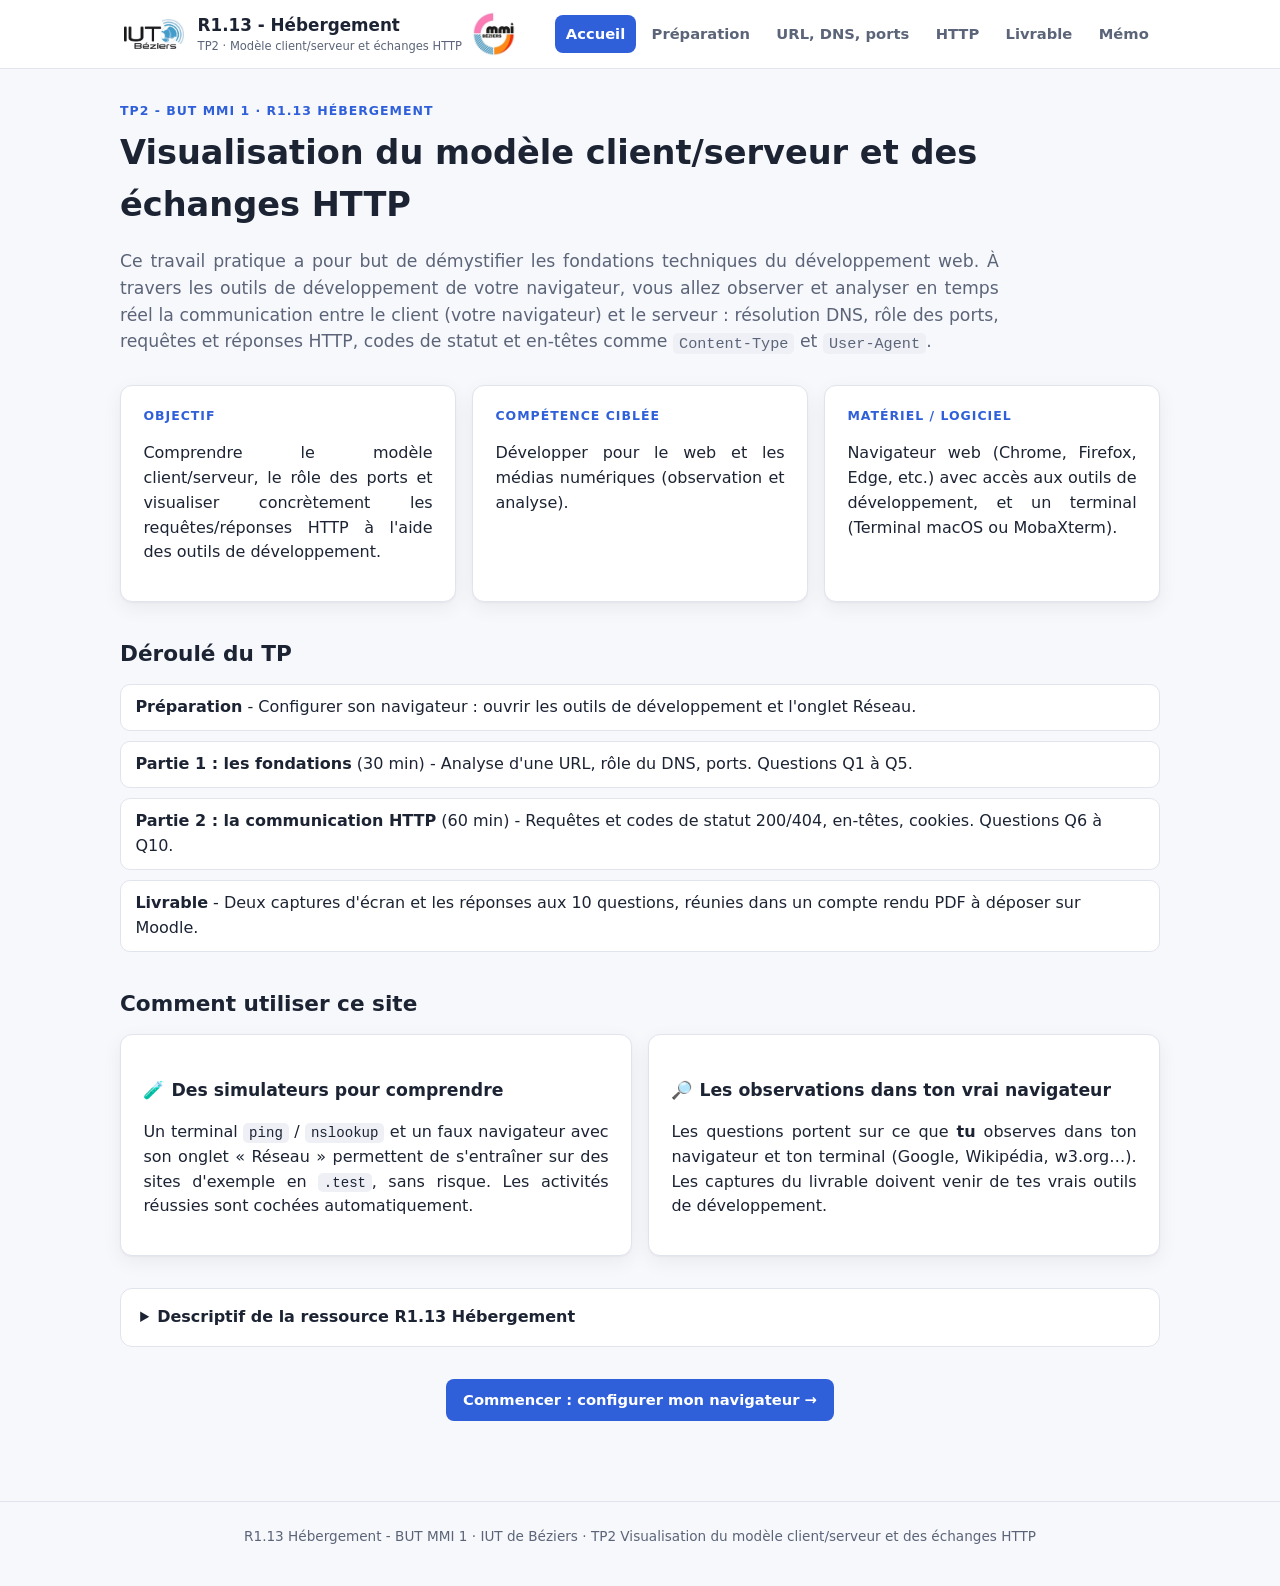
<file: index.html>
<!doctype html>
<html lang="fr">
  <head>
    <meta charset="UTF-8" />
    <meta name="viewport" content="width=device-width, initial-scale=1.0" />
    <title>R1.13 - TP2 Modèle client/serveur et échanges HTTP</title>
    <link
      rel="icon"
      href="data:image/svg+xml,%3Csvg xmlns=%27http://www.w3.org/2000/svg%27 viewBox=%270 0 100 100%27%3E%3Crect x=%276%27 y=%2730%27 width=%2734%27 height=%2740%27 rx=%276%27 fill=%27%232f5fd9%27/%3E%3Crect x=%2760%27 y=%2718%27 width=%2734%27 height=%2764%27 rx=%276%27 fill=%27%231c2333%27/%3E%3Cpath d=%27M42 42 H58 M52 36 L58 42 L52 48 M58 58 H42 M48 52 L42 58 L48 64%27 stroke=%27%23b5560f%27 stroke-width=%275%27 fill=%27none%27 stroke-linecap=%27round%27/%3E%3C/svg%3E"
    />
    <link rel="stylesheet" href="css/style.css" />
  </head>
  <body data-page="index">
    <a class="skip-link" href="#contenu">Aller au contenu</a>

    <header class="site-header">
      <nav class="nav-wrap">
        <a class="brand" href="index.html"
          ><img src="img/logo_iut.jpg" alt="" />
          <span
            >R1.13 - Hébergement
            <small>TP2 · Modèle client/serveur et échanges HTTP</small></span
          ><img src="img/logo_mmi.jpg" alt="" />
        </a>
        <div class="site-nav">
          <a href="index.html" data-nav="index">Accueil</a>
          <a href="preparation.html" data-nav="preparation">Préparation</a>
          <a href="partie1.html" data-nav="partie1">URL, DNS, ports</a>
          <a href="partie2.html" data-nav="partie2">HTTP</a>
          <a href="livrable.html" data-nav="livrable">Livrable</a>
          <a href="memo.html" data-nav="memo">Mémo</a>
        </div>
      </nav>
    </header>

    <main id="contenu">
      <p class="eyebrow">TP2 - BUT MMI 1 · R1.13 Hébergement</p>
      <h1>Visualisation du modèle client/serveur et des échanges HTTP</h1>
      <p class="lede">
        Ce travail pratique a pour but de démystifier les fondations techniques
        du développement web. À travers les outils de développement de votre
        navigateur, vous allez observer et analyser en temps réel la
        communication entre le client (votre navigateur) et le serveur :
        résolution DNS, rôle des ports, requêtes et réponses HTTP, codes de
        statut et en-têtes comme <code>Content-Type</code> et
        <code>User-Agent</code>.
      </p>

      <div class="grid cols-3" style="margin-top: 1.8rem">
        <div class="card">
          <p class="eyebrow">Objectif</p>
          <p>
            Comprendre le modèle client/serveur, le rôle des ports et
            visualiser concrètement les requêtes/réponses HTTP à l'aide des
            outils de développement.
          </p>
        </div>
        <div class="card">
          <p class="eyebrow">Compétence ciblée</p>
          <p>
            Développer pour le web et les médias numériques (observation et
            analyse).
          </p>
        </div>
        <div class="card">
          <p class="eyebrow">Matériel / logiciel</p>
          <p>
            Navigateur web (Chrome, Firefox, Edge, etc.) avec accès aux outils
            de développement, et un terminal (Terminal macOS ou MobaXterm).
          </p>
        </div>
      </div>

      <h2>Déroulé du TP</h2>
      <ul class="timeline">
        <li><span><strong>Préparation</strong> - Configurer son navigateur : ouvrir les outils de développement et l'onglet Réseau.</span></li>
        <li><span><strong>Partie 1 : les fondations</strong> (30 min) - Analyse d'une URL, rôle du DNS, ports. Questions Q1 à Q5.</span></li>
        <li><span><strong>Partie 2 : la communication HTTP</strong> (60 min) - Requêtes et codes de statut 200/404, en-têtes, cookies. Questions Q6 à Q10.</span></li>
        <li><span><strong>Livrable</strong> - Deux captures d'écran et les réponses aux 10 questions, réunies dans un compte rendu PDF à déposer sur Moodle.</span></li>
      </ul>

      <h2>Comment utiliser ce site</h2>
      <div class="grid cols-2">
        <div class="card">
          <h3>🧪 Des simulateurs pour comprendre</h3>
          <p>
            Un terminal <code>ping</code> / <code>nslookup</code> et un faux
            navigateur avec son onglet « Réseau » permettent de s'entraîner sur
            des sites d'exemple en <code>.test</code>, sans risque. Les
            activités réussies sont cochées automatiquement.
          </p>
        </div>
        <div class="card">
          <h3>🔎 Les observations dans ton vrai navigateur</h3>
          <p>
            Les questions portent sur ce que <strong>tu</strong> observes dans
            ton navigateur et ton terminal (Google, Wikipédia, w3.org…). Les
            captures du livrable doivent venir de tes vrais outils de
            développement.
          </p>
        </div>
      </div>

      <details class="callout" style="margin-top: 2rem">
        <summary><strong>Descriptif de la ressource R1.13 Hébergement</strong></summary>
        <p>
          Objectif : comprendre le fonctionnement général d'internet et
          initier à l'administration de serveurs en gérant son poste de
          travail :
        </p>
        <ul>
          <li>Présentation de l'architecture de différents matériels (ordinateurs, tablettes, téléphones...) et découverte de ces éléments au travers des outils et interfaces des différents OS ;</li>
          <li>Découverte des systèmes d'exploitation (processus, système de fichiers, comptes et permissions, lignes de commande) ;</li>
          <li>Présentation d'Internet (historique, acteurs, normalisation) et de son fonctionnement (adressage, routage) ;</li>
          <li>Les applications sur Internet : modèle client/serveur, notion de ports (DNS, HTTP), expérimentation et visualisation des échanges via les outils de développement des navigateurs ;</li>
          <li>Installation et configuration d'un serveur Web local (gestion du service, fichiers de traces, permissions, alias...) ;</li>
          <li>Utilisation de serveurs distants : client FTP, client SSH ;</li>
          <li>Déploiement d'un site Web sur un serveur Web préconfiguré.</li>
        </ul>
        <p>CM - TP : Nicolas MAURIN</p>
      </details>

      <p style="text-align: center; margin-top: 2rem">
        <a class="btn" href="preparation.html">Commencer : configurer mon navigateur &rarr;</a>
      </p>
    </main>

    <footer class="site-footer">
      R1.13 Hébergement - BUT MMI 1 · IUT de Béziers · TP2 Visualisation du
      modèle client/serveur et des échanges HTTP
    </footer>

    <script src="js/main.js"></script>
  </body>
</html>
</file>
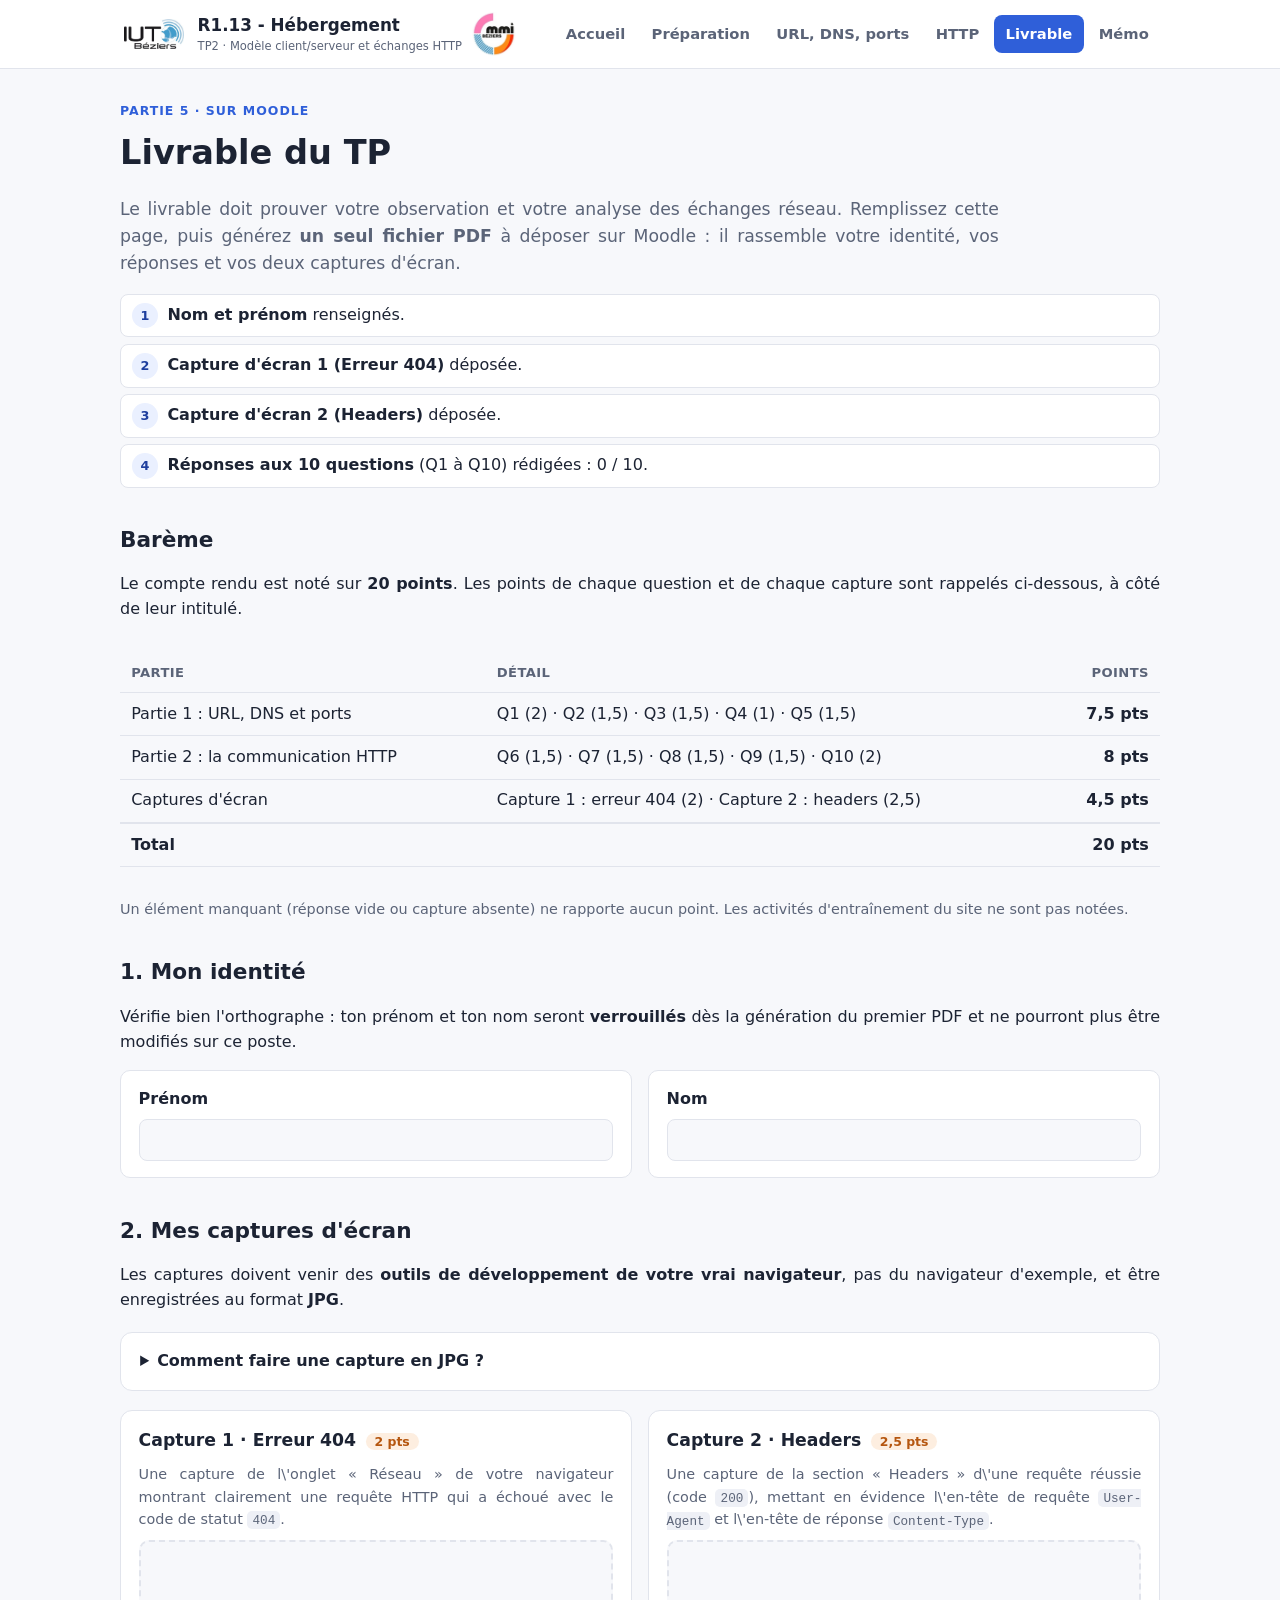
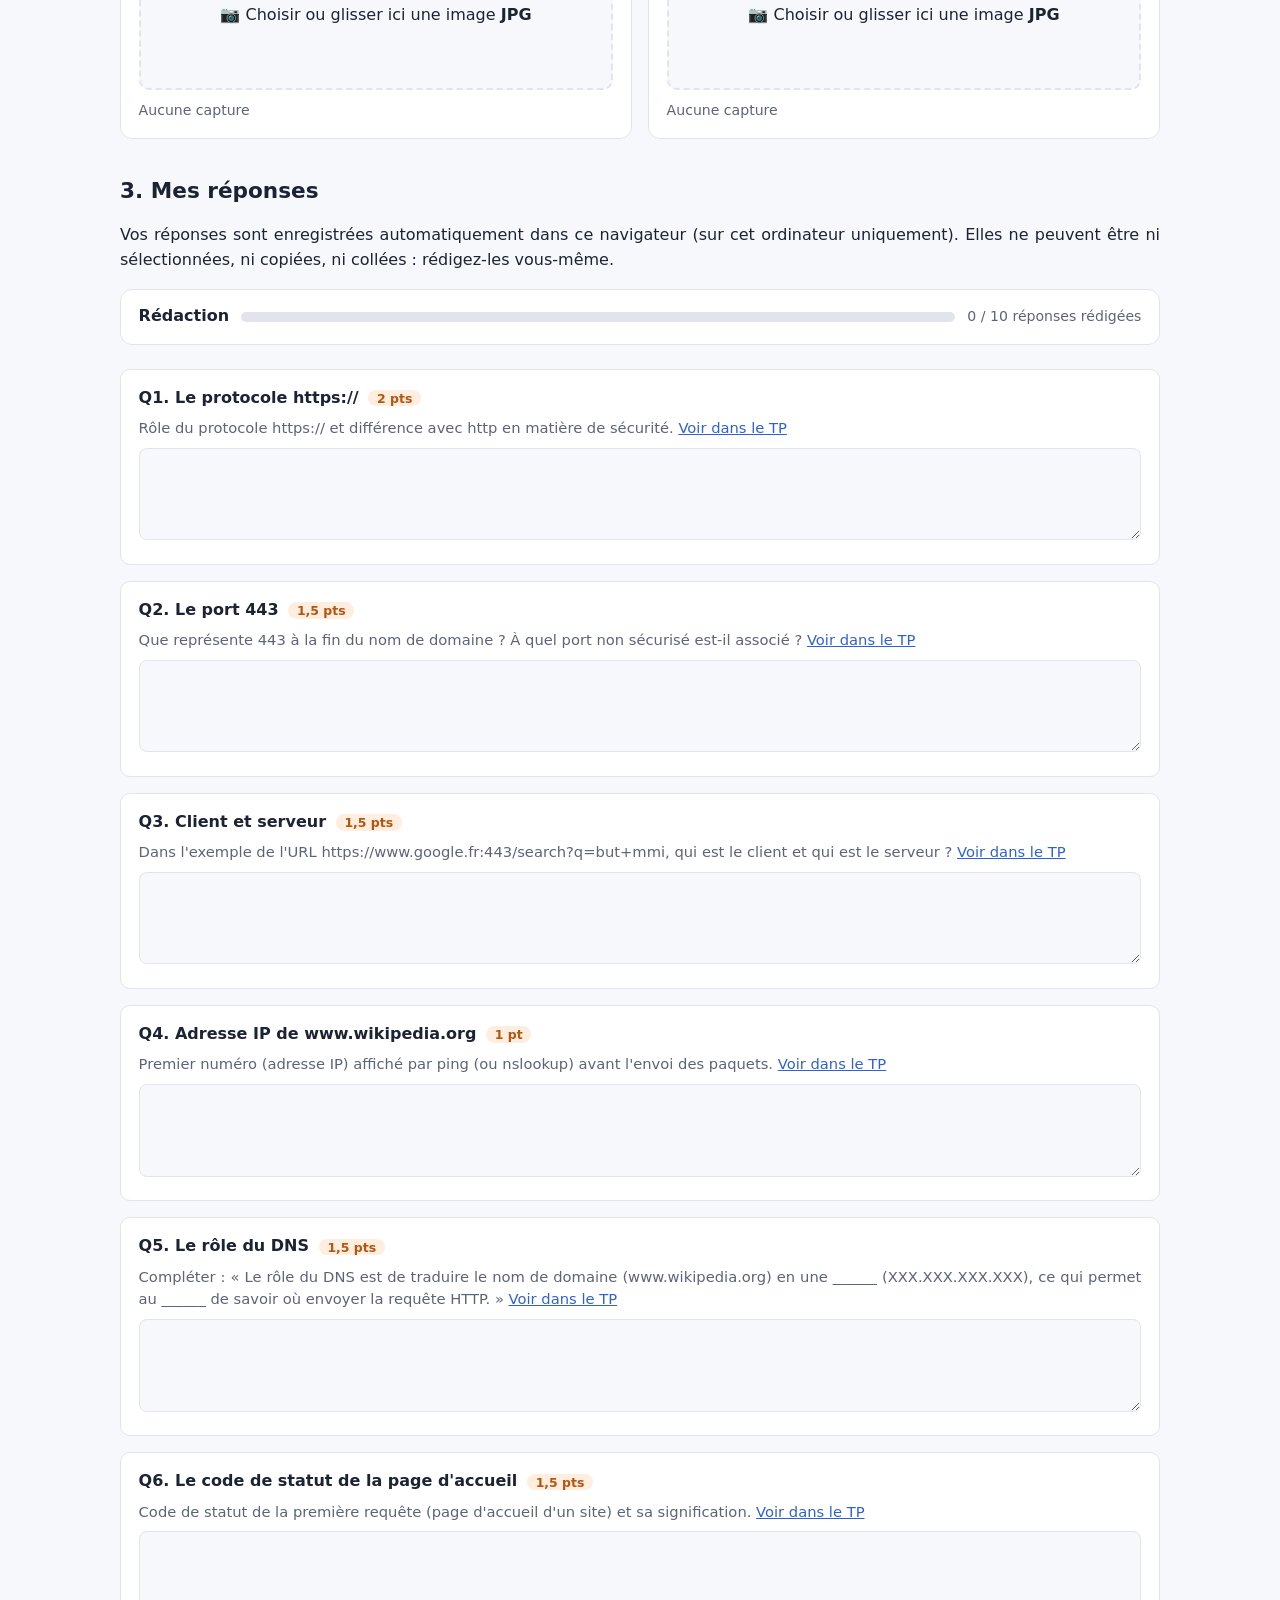
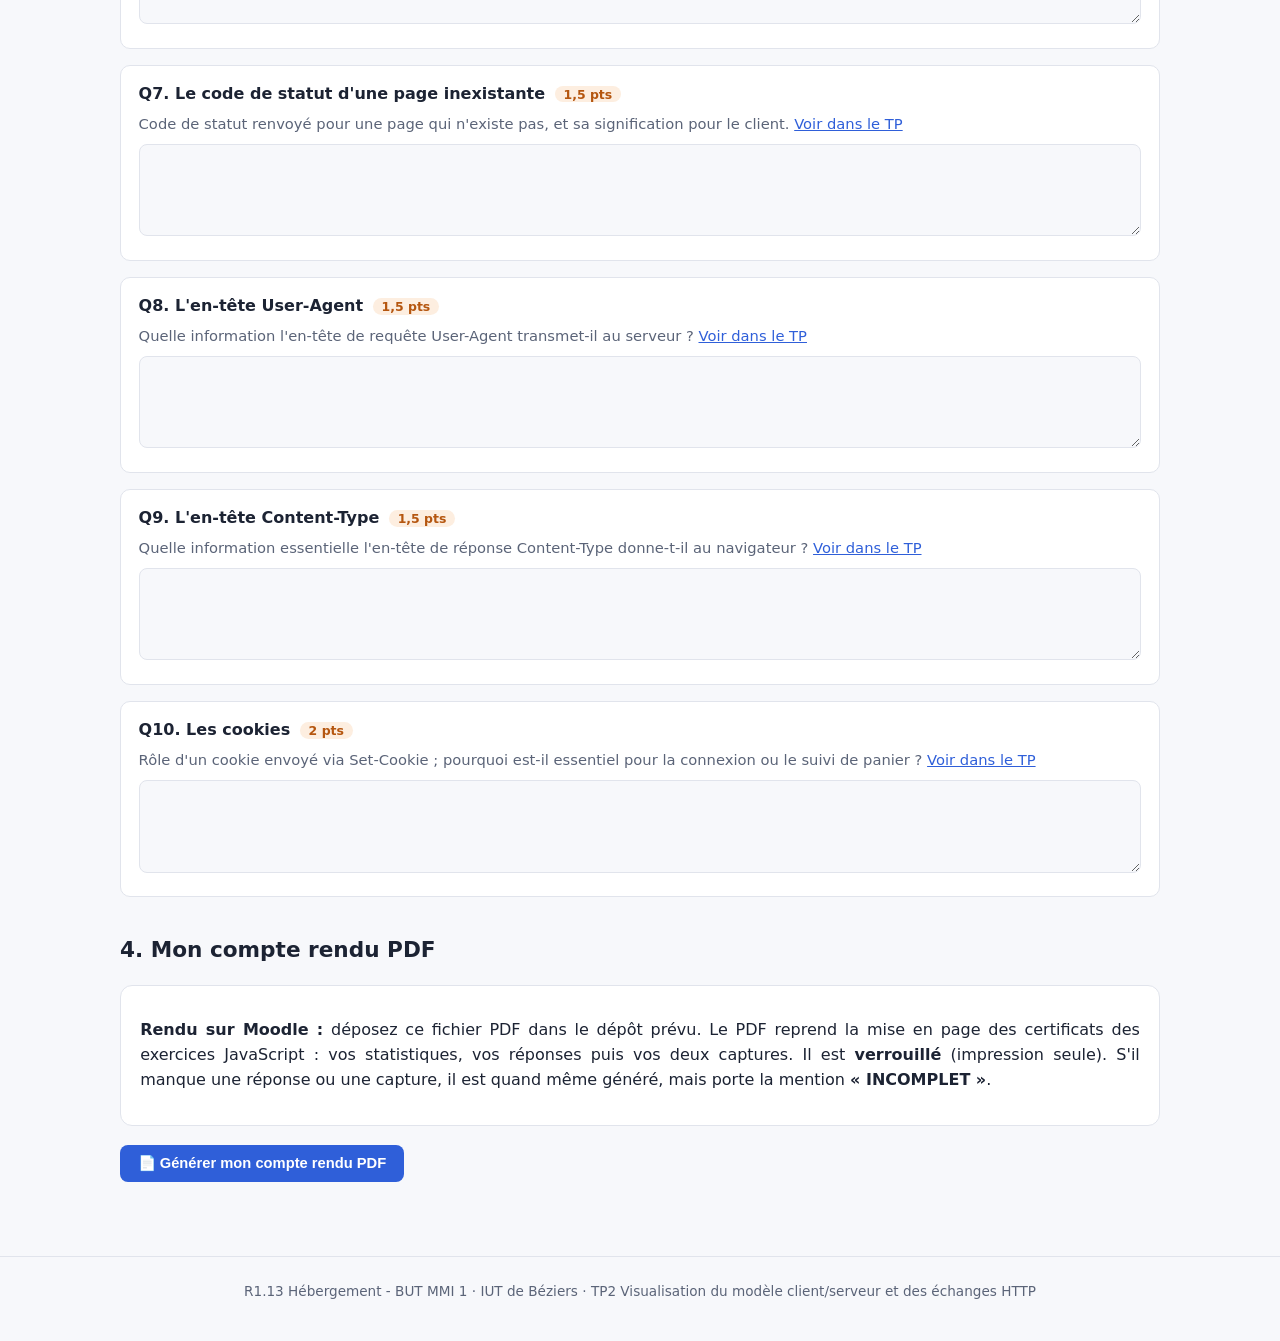
<file: livrable.html>
<!doctype html>
<html lang="fr">
  <head>
    <meta charset="UTF-8" />
    <meta name="viewport" content="width=device-width, initial-scale=1.0" />
    <title>Livrable - R1.13 TP2</title>
    <link
      rel="icon"
      href="data:image/svg+xml,%3Csvg xmlns=%27http://www.w3.org/2000/svg%27 viewBox=%270 0 100 100%27%3E%3Crect x=%276%27 y=%2730%27 width=%2734%27 height=%2740%27 rx=%276%27 fill=%27%232f5fd9%27/%3E%3Crect x=%2760%27 y=%2718%27 width=%2734%27 height=%2764%27 rx=%276%27 fill=%27%231c2333%27/%3E%3Cpath d=%27M42 42 H58 M52 36 L58 42 L52 48 M58 58 H42 M48 52 L42 58 L48 64%27 stroke=%27%23b5560f%27 stroke-width=%275%27 fill=%27none%27 stroke-linecap=%27round%27/%3E%3C/svg%3E"
    />
    <link rel="stylesheet" href="css/style.css" />
  </head>
  <body data-page="livrable">
    <a class="skip-link" href="#contenu">Aller au contenu</a>

    <header class="site-header">
      <nav class="nav-wrap">
        <a class="brand" href="index.html"
          ><img src="img/logo_iut.jpg" alt="" />
          <span
            >R1.13 - Hébergement
            <small>TP2 · Modèle client/serveur et échanges HTTP</small></span
          ><img src="img/logo_mmi.jpg" alt="" />
        </a>
        <div class="site-nav">
          <a href="index.html" data-nav="index">Accueil</a>
          <a href="preparation.html" data-nav="preparation">Préparation</a>
          <a href="partie1.html" data-nav="partie1">URL, DNS, ports</a>
          <a href="partie2.html" data-nav="partie2">HTTP</a>
          <a href="livrable.html" data-nav="livrable">Livrable</a>
          <a href="memo.html" data-nav="memo">Mémo</a>
        </div>
      </nav>
    </header>

    <main id="contenu">
      <p class="eyebrow">Partie 5 · Sur Moodle</p>
      <h1>Livrable du TP</h1>
      <p class="lede">
        Le livrable doit prouver votre observation et votre analyse des
        échanges réseau. Remplissez cette page,
        puis générez <strong>un seul fichier PDF</strong> à déposer sur
        Moodle : il rassemble votre identité, vos réponses et vos deux
        captures d'écran.
      </p>

      <ol class="actions" id="etat-livrable">
        <li data-etat="identite"><span><strong>Nom et prénom</strong> renseignés.</span></li>
        <li data-etat="capture1"><span><strong>Capture d'écran 1 (Erreur 404)</strong> déposée.</span></li>
        <li data-etat="capture2"><span><strong>Capture d'écran 2 (Headers)</strong> déposée.</span></li>
        <li data-etat="reponses"><span><strong>Réponses aux 10 questions</strong> (Q1 à Q10) rédigées : <span id="reponses-compteur"></span>.</span></li>
      </ol>

      <h2>Barème</h2>
      <p>
        Le compte rendu est noté sur <strong>20 points</strong>. Les points de
        chaque question et de chaque capture sont rappelés ci-dessous, à côté
        de leur intitulé.
      </p>
      <div class="table-scroll">
        <table class="bareme">
          <thead><tr><th>Partie</th><th>Détail</th><th class="pts">Points</th></tr></thead>
          <tbody>
            <tr><td>Partie 1 : URL, DNS et ports</td><td>Q1 (2) · Q2 (1,5) · Q3 (1,5) · Q4 (1) · Q5 (1,5)</td><td class="pts">7,5 pts</td></tr>
            <tr><td>Partie 2 : la communication HTTP</td><td>Q6 (1,5) · Q7 (1,5) · Q8 (1,5) · Q9 (1,5) · Q10 (2)</td><td class="pts">8 pts</td></tr>
            <tr><td>Captures d'écran</td><td>Capture 1 : erreur 404 (2) · Capture 2 : headers (2,5)</td><td class="pts">4,5 pts</td></tr>
          </tbody>
          <tfoot><tr><td colspan="2">Total</td><td class="pts">20 pts</td></tr></tfoot>
        </table>
      </div>
      <p class="hint" style="color: var(--text-muted); font-size: 0.9rem">
        Un élément manquant (réponse vide ou capture absente) ne rapporte aucun
        point. Les activités d'entraînement du site ne sont pas notées.
      </p>

      <h2>1. Mon identité</h2>
      <p>
        Vérifie bien l'orthographe : ton prénom et ton nom seront
        <strong>verrouillés</strong> dès la génération du premier PDF et ne
        pourront plus être modifiés sur ce poste.
      </p>
      <div class="grid cols-2 identite">
        <div class="reponse">
          <label for="prenom">Prénom</label>
          <input id="prenom" type="text" autocomplete="given-name" />
        </div>
        <div class="reponse">
          <label for="nom">Nom</label>
          <input id="nom" type="text" autocomplete="family-name" />
        </div>
      </div>
      <p class="identite-verrou" id="identite-verrou" hidden></p>

      <h2>2. Mes captures d'écran</h2>
      <p>
        Les captures doivent venir des <strong>outils de développement de
        votre vrai navigateur</strong>, pas du navigateur d'exemple, et être
        enregistrées au format <strong>JPG</strong>.
      </p>
      <details class="callout">
        <summary><strong>Comment faire une capture en JPG ?</strong></summary>
        <ul>
          <li>
            <strong>Windows</strong> : <kbd>Windows</kbd> + <kbd>Maj</kbd> +
            <kbd>S</kbd>, sélectionner la zone du navigateur, cliquer sur la
            notification puis sur l'icône d'enregistrement, et choisir le type
            <em>JPG</em>.
          </li>
          <li>
            <strong>macOS</strong> : <kbd>⌘</kbd> + <kbd>Maj</kbd> +
            <kbd>4</kbd>, puis <kbd>Espace</kbd> et cliquer sur la fenêtre du
            navigateur. Le Mac enregistre en PNG : ouvrir l'image dans Aperçu,
            puis <em>Fichier &gt; Exporter…</em> au format <em>JPEG</em>.
          </li>
        </ul>
        <p>
          Le code de statut et les en-têtes demandés doivent être lisibles :
          agrandissez le panneau des outils de développement si besoin.
        </p>
      </details>
      <div class="grid cols-2">
        <div class="capture" data-capture="capture1">
          <h3 data-pts="2 pts">Capture 1 · Erreur 404</h3>
          <p class="rappel">Une capture de l\'onglet « Réseau » de votre navigateur montrant clairement une requête HTTP qui a échoué avec le code de statut <code>404</code>.</p>
          <label class="depot">
            <input type="file" accept=".jpg,.jpeg,image/jpeg" />
            <span class="depot-texte">📷 Choisir ou glisser ici une image <strong>JPG</strong></span>
            <img class="depot-apercu" alt="Aperçu de la capture 1" hidden />
          </label>
          <div class="capture-pied">
            <span class="capture-etat" aria-live="polite">Aucune capture</span>
            <button type="button" class="popup-btn" data-retirer hidden>Retirer</button>
          </div>
        </div>
        <div class="capture" data-capture="capture2">
          <h3 data-pts="2,5 pts">Capture 2 · Headers</h3>
          <p class="rappel">Une capture de la section « Headers » d\'une requête réussie (code <code>200</code>), mettant en évidence l\'en-tête de requête <code>User-Agent</code> et l\'en-tête de réponse <code>Content-Type</code>.</p>
          <label class="depot">
            <input type="file" accept=".jpg,.jpeg,image/jpeg" />
            <span class="depot-texte">📷 Choisir ou glisser ici une image <strong>JPG</strong></span>
            <img class="depot-apercu" alt="Aperçu de la capture 2" hidden />
          </label>
          <div class="capture-pied">
            <span class="capture-etat" aria-live="polite">Aucune capture</span>
            <button type="button" class="popup-btn" data-retirer hidden>Retirer</button>
          </div>
        </div>
      </div>

      <h2>3. Mes réponses</h2>
      <p>
        Vos réponses sont enregistrées automatiquement dans ce navigateur (sur
        cet ordinateur uniquement). Elles ne peuvent être ni sélectionnées, ni
        copiées, ni collées : rédigez-les vous-même.
      </p>
      <div class="scenario-toolbar">
        <strong>Rédaction</strong>
        <div class="progress"><span data-progress></span></div>
        <span class="progress-text" id="reponses-progression"></span>
      </div>
        <div class="reponse" id="bloc-q1" data-partie="0">
          <label for="q1" data-pts="2 pts">Q1. Le protocole https://</label>
          <p class="rappel">Rôle du protocole https:// et différence avec http en matière de sécurité. <a href="partie1.html">Voir dans le TP</a></p>
          <textarea id="q1" rows="3"></textarea>
        </div>
        <div class="reponse" id="bloc-q2" data-partie="0">
          <label for="q2" data-pts="1,5 pts">Q2. Le port 443</label>
          <p class="rappel">Que représente 443 à la fin du nom de domaine ? À quel port non sécurisé est-il associé ? <a href="partie1.html">Voir dans le TP</a></p>
          <textarea id="q2" rows="3"></textarea>
        </div>
        <div class="reponse" id="bloc-q3" data-partie="0">
          <label for="q3" data-pts="1,5 pts">Q3. Client et serveur</label>
          <p class="rappel">Dans l'exemple de l'URL https://www.google.fr:443/search?q=but+mmi, qui est le client et qui est le serveur ? <a href="partie1.html">Voir dans le TP</a></p>
          <textarea id="q3" rows="3"></textarea>
        </div>
        <div class="reponse" id="bloc-q4" data-partie="0">
          <label for="q4" data-pts="1 pt">Q4. Adresse IP de www.wikipedia.org</label>
          <p class="rappel">Premier numéro (adresse IP) affiché par ping (ou nslookup) avant l'envoi des paquets. <a href="partie1.html">Voir dans le TP</a></p>
          <textarea id="q4" rows="3"></textarea>
        </div>
        <div class="reponse" id="bloc-q5" data-partie="0">
          <label for="q5" data-pts="1,5 pts">Q5. Le rôle du DNS</label>
          <p class="rappel">Compléter : « Le rôle du DNS est de traduire le nom de domaine (www.wikipedia.org) en une ______ (XXX.XXX.XXX.XXX), ce qui permet au ______ de savoir où envoyer la requête HTTP. » <a href="partie1.html">Voir dans le TP</a></p>
          <textarea id="q5" rows="3"></textarea>
        </div>
        <div class="reponse" id="bloc-q6" data-partie="1">
          <label for="q6" data-pts="1,5 pts">Q6. Le code de statut de la page d'accueil</label>
          <p class="rappel">Code de statut de la première requête (page d'accueil d'un site) et sa signification. <a href="partie2.html">Voir dans le TP</a></p>
          <textarea id="q6" rows="3"></textarea>
        </div>
        <div class="reponse" id="bloc-q7" data-partie="1">
          <label for="q7" data-pts="1,5 pts">Q7. Le code de statut d'une page inexistante</label>
          <p class="rappel">Code de statut renvoyé pour une page qui n'existe pas, et sa signification pour le client. <a href="partie2.html">Voir dans le TP</a></p>
          <textarea id="q7" rows="3"></textarea>
        </div>
        <div class="reponse" id="bloc-q8" data-partie="1">
          <label for="q8" data-pts="1,5 pts">Q8. L'en-tête User-Agent</label>
          <p class="rappel">Quelle information l'en-tête de requête User-Agent transmet-il au serveur ? <a href="partie2.html">Voir dans le TP</a></p>
          <textarea id="q8" rows="3"></textarea>
        </div>
        <div class="reponse" id="bloc-q9" data-partie="1">
          <label for="q9" data-pts="1,5 pts">Q9. L'en-tête Content-Type</label>
          <p class="rappel">Quelle information essentielle l'en-tête de réponse Content-Type donne-t-il au navigateur ? <a href="partie2.html">Voir dans le TP</a></p>
          <textarea id="q9" rows="3"></textarea>
        </div>
        <div class="reponse" id="bloc-q10" data-partie="1">
          <label for="q10" data-pts="2 pts">Q10. Les cookies</label>
          <p class="rappel">Rôle d'un cookie envoyé via Set-Cookie ; pourquoi est-il essentiel pour la connexion ou le suivi de panier ? <a href="partie2.html">Voir dans le TP</a></p>
          <textarea id="q10" rows="3"></textarea>
        </div>

      <h2>4. Mon compte rendu PDF</h2>
      <div class="callout">
        <p>
          <strong>Rendu sur Moodle :</strong> déposez ce fichier PDF dans le
          dépôt prévu. Le PDF reprend la mise en page des certificats des exercices
          JavaScript : vos statistiques, vos réponses puis vos deux captures.
          Il est <strong>verrouillé</strong> (impression seule). S'il manque
          une réponse ou une capture, il est quand même généré, mais porte la
          mention <strong>« INCOMPLET »</strong>.
        </p>
      </div>
      <div class="barre-actions">
        <button type="button" class="btn" id="generer-pdf">📄 Générer mon compte rendu PDF</button>
      </div>
      <p id="pdf-info" aria-live="polite" class="feedback"></p>
    </main>

    <footer class="site-footer">
      R1.13 Hébergement - BUT MMI 1 · IUT de Béziers · TP2 Visualisation du
      modèle client/serveur et des échanges HTTP
    </footer>

    <script src="js/main.js"></script>
    <script src="js/vendor/jspdf.umd.min.js"></script>
    <script src="js/certificat-logos.js"></script>
    <script src="js/compte-rendu.js"></script>
    <script src="js/livrable.js"></script>
  </body>
</html>
</file>
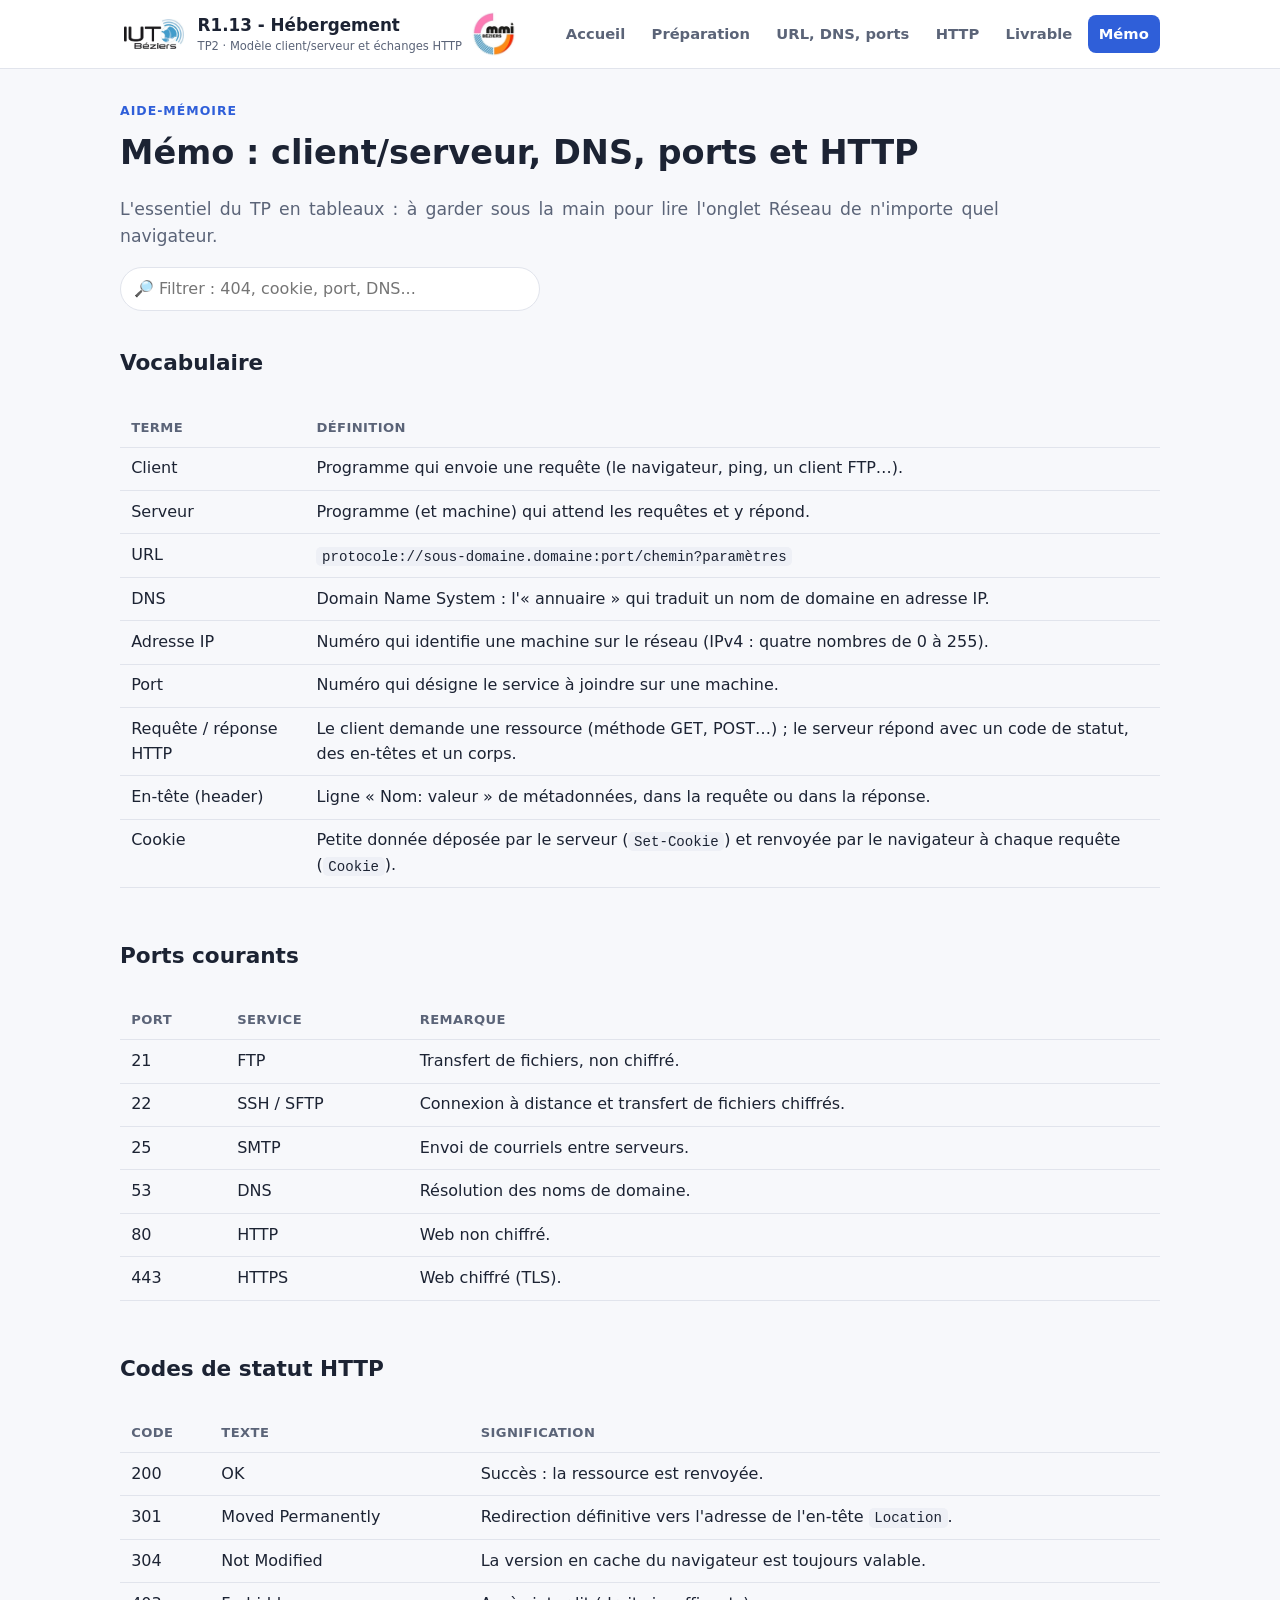
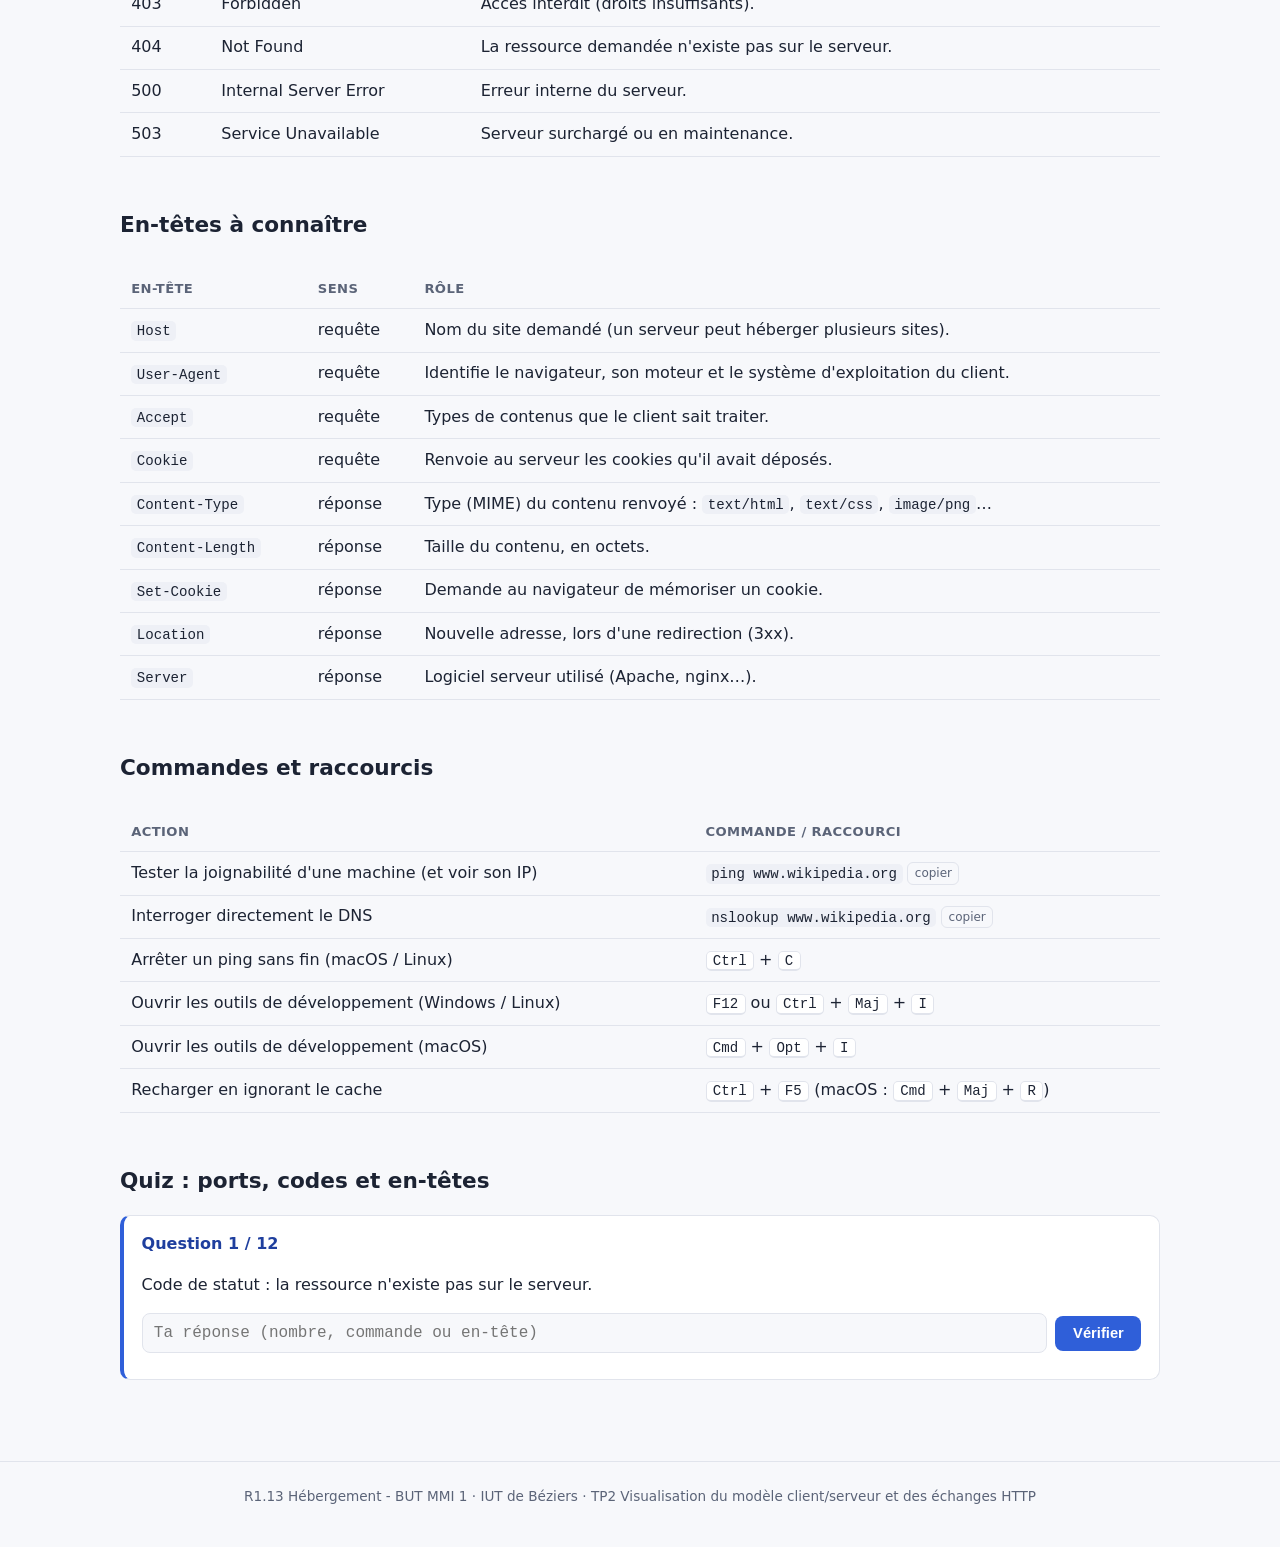
<file: memo.html>
<!doctype html>
<html lang="fr">
  <head>
    <meta charset="UTF-8" />
    <meta name="viewport" content="width=device-width, initial-scale=1.0" />
    <title>Mémo - R1.13 TP2</title>
    <link
      rel="icon"
      href="data:image/svg+xml,%3Csvg xmlns=%27http://www.w3.org/2000/svg%27 viewBox=%270 0 100 100%27%3E%3Crect x=%276%27 y=%2730%27 width=%2734%27 height=%2740%27 rx=%276%27 fill=%27%232f5fd9%27/%3E%3Crect x=%2760%27 y=%2718%27 width=%2734%27 height=%2764%27 rx=%276%27 fill=%27%231c2333%27/%3E%3Cpath d=%27M42 42 H58 M52 36 L58 42 L52 48 M58 58 H42 M48 52 L42 58 L48 64%27 stroke=%27%23b5560f%27 stroke-width=%275%27 fill=%27none%27 stroke-linecap=%27round%27/%3E%3C/svg%3E"
    />
    <link rel="stylesheet" href="css/style.css" />
  </head>
  <body data-page="memo">
    <a class="skip-link" href="#contenu">Aller au contenu</a>

    <header class="site-header">
      <nav class="nav-wrap">
        <a class="brand" href="index.html"
          ><img src="img/logo_iut.jpg" alt="" />
          <span
            >R1.13 - Hébergement
            <small>TP2 · Modèle client/serveur et échanges HTTP</small></span
          ><img src="img/logo_mmi.jpg" alt="" />
        </a>
        <div class="site-nav">
          <a href="index.html" data-nav="index">Accueil</a>
          <a href="preparation.html" data-nav="preparation">Préparation</a>
          <a href="partie1.html" data-nav="partie1">URL, DNS, ports</a>
          <a href="partie2.html" data-nav="partie2">HTTP</a>
          <a href="livrable.html" data-nav="livrable">Livrable</a>
          <a href="memo.html" data-nav="memo">Mémo</a>
        </div>
      </nav>
    </header>

    <main id="contenu">
      <p class="eyebrow">Aide-mémoire</p>
      <h1>Mémo : client/serveur, DNS, ports et HTTP</h1>
      <p class="lede">
        L'essentiel du TP en tableaux : à garder sous la main pour lire
        l'onglet Réseau de n'importe quel navigateur.
      </p>

      <p>
        <input class="filtre" id="filtre" type="search" placeholder="🔎 Filtrer : 404, cookie, port, DNS..." aria-label="Filtrer les tableaux" />
      </p>

      <h2>Vocabulaire</h2>
      <div class="table-scroll">
        <table data-filtrable>
          <thead><tr><th>Terme</th><th>Définition</th></tr></thead>
          <tbody>
            <tr><td>Client</td><td>Programme qui envoie une requête (le navigateur, ping, un client FTP…).</td></tr>
            <tr><td>Serveur</td><td>Programme (et machine) qui attend les requêtes et y répond.</td></tr>
            <tr><td>URL</td><td><code>protocole://sous-domaine.domaine:port/chemin?paramètres</code></td></tr>
            <tr><td>DNS</td><td>Domain Name System : l'« annuaire » qui traduit un nom de domaine en adresse IP.</td></tr>
            <tr><td>Adresse IP</td><td>Numéro qui identifie une machine sur le réseau (IPv4 : quatre nombres de 0 à 255).</td></tr>
            <tr><td>Port</td><td>Numéro qui désigne le service à joindre sur une machine.</td></tr>
            <tr><td>Requête / réponse HTTP</td><td>Le client demande une ressource (méthode GET, POST…) ; le serveur répond avec un code de statut, des en-têtes et un corps.</td></tr>
            <tr><td>En-tête (header)</td><td>Ligne « Nom: valeur » de métadonnées, dans la requête ou dans la réponse.</td></tr>
            <tr><td>Cookie</td><td>Petite donnée déposée par le serveur (<code>Set-Cookie</code>) et renvoyée par le navigateur à chaque requête (<code>Cookie</code>).</td></tr>
          </tbody>
        </table>
      </div>

      <h2>Ports courants</h2>
      <div class="table-scroll">
        <table data-filtrable>
          <thead><tr><th>Port</th><th>Service</th><th>Remarque</th></tr></thead>
          <tbody>
            <tr><td>21</td><td>FTP</td><td>Transfert de fichiers, non chiffré.</td></tr>
            <tr><td>22</td><td>SSH / SFTP</td><td>Connexion à distance et transfert de fichiers chiffrés.</td></tr>
            <tr><td>25</td><td>SMTP</td><td>Envoi de courriels entre serveurs.</td></tr>
            <tr><td>53</td><td>DNS</td><td>Résolution des noms de domaine.</td></tr>
            <tr><td>80</td><td>HTTP</td><td>Web non chiffré.</td></tr>
            <tr><td>443</td><td>HTTPS</td><td>Web chiffré (TLS).</td></tr>
          </tbody>
        </table>
      </div>

      <h2>Codes de statut HTTP</h2>
      <div class="table-scroll">
        <table data-filtrable>
          <thead><tr><th>Code</th><th>Texte</th><th>Signification</th></tr></thead>
          <tbody>
            <tr><td>200</td><td>OK</td><td>Succès : la ressource est renvoyée.</td></tr>
            <tr><td>301</td><td>Moved Permanently</td><td>Redirection définitive vers l'adresse de l'en-tête <code>Location</code>.</td></tr>
            <tr><td>304</td><td>Not Modified</td><td>La version en cache du navigateur est toujours valable.</td></tr>
            <tr><td>403</td><td>Forbidden</td><td>Accès interdit (droits insuffisants).</td></tr>
            <tr><td>404</td><td>Not Found</td><td>La ressource demandée n'existe pas sur le serveur.</td></tr>
            <tr><td>500</td><td>Internal Server Error</td><td>Erreur interne du serveur.</td></tr>
            <tr><td>503</td><td>Service Unavailable</td><td>Serveur surchargé ou en maintenance.</td></tr>
          </tbody>
        </table>
      </div>

      <h2>En-têtes à connaître</h2>
      <div class="table-scroll">
        <table data-filtrable>
          <thead><tr><th>En-tête</th><th>Sens</th><th>Rôle</th></tr></thead>
          <tbody>
            <tr><td><code>Host</code></td><td>requête</td><td>Nom du site demandé (un serveur peut héberger plusieurs sites).</td></tr>
            <tr><td><code>User-Agent</code></td><td>requête</td><td>Identifie le navigateur, son moteur et le système d'exploitation du client.</td></tr>
            <tr><td><code>Accept</code></td><td>requête</td><td>Types de contenus que le client sait traiter.</td></tr>
            <tr><td><code>Cookie</code></td><td>requête</td><td>Renvoie au serveur les cookies qu'il avait déposés.</td></tr>
            <tr><td><code>Content-Type</code></td><td>réponse</td><td>Type (MIME) du contenu renvoyé : <code>text/html</code>, <code>text/css</code>, <code>image/png</code>…</td></tr>
            <tr><td><code>Content-Length</code></td><td>réponse</td><td>Taille du contenu, en octets.</td></tr>
            <tr><td><code>Set-Cookie</code></td><td>réponse</td><td>Demande au navigateur de mémoriser un cookie.</td></tr>
            <tr><td><code>Location</code></td><td>réponse</td><td>Nouvelle adresse, lors d'une redirection (3xx).</td></tr>
            <tr><td><code>Server</code></td><td>réponse</td><td>Logiciel serveur utilisé (Apache, nginx…).</td></tr>
          </tbody>
        </table>
      </div>

      <h2>Commandes et raccourcis</h2>
      <div class="table-scroll">
        <table data-filtrable>
          <thead><tr><th>Action</th><th>Commande / raccourci</th></tr></thead>
          <tbody>
            <tr><td>Tester la joignabilité d'une machine (et voir son IP)</td><td><code data-copie>ping www.wikipedia.org</code></td></tr>
            <tr><td>Interroger directement le DNS</td><td><code data-copie>nslookup www.wikipedia.org</code></td></tr>
            <tr><td>Arrêter un ping sans fin (macOS / Linux)</td><td><kbd>Ctrl</kbd> + <kbd>C</kbd></td></tr>
            <tr><td>Ouvrir les outils de développement (Windows / Linux)</td><td><kbd>F12</kbd> ou <kbd>Ctrl</kbd> + <kbd>Maj</kbd> + <kbd>I</kbd></td></tr>
            <tr><td>Ouvrir les outils de développement (macOS)</td><td><kbd>Cmd</kbd> + <kbd>Opt</kbd> + <kbd>I</kbd></td></tr>
            <tr><td>Recharger en ignorant le cache</td><td><kbd>Ctrl</kbd> + <kbd>F5</kbd> (macOS : <kbd>Cmd</kbd> + <kbd>Maj</kbd> + <kbd>R</kbd>)</td></tr>
          </tbody>
        </table>
      </div>

      <h2>Quiz : ports, codes et en-têtes</h2>
      <div class="question" id="quiz-cmd">
        <p class="q-titre"><span class="q-compte"></span></p>
        <p class="q-enonce"></p>
        <form>
          <input type="text" spellcheck="false" autocomplete="off" autocapitalize="off" aria-label="Réponse" placeholder="Ta réponse (nombre, commande ou en-tête)" style="font-family: ui-monospace, SFMono-Regular, Menlo, Consolas, monospace" />
          <button class="btn" type="submit">Vérifier</button>
        </form>
        <p class="feedback" aria-live="polite"></p>
      </div>
    </main>

    <footer class="site-footer">
      R1.13 Hébergement - BUT MMI 1 · IUT de Béziers · TP2 Visualisation du
      modèle client/serveur et des échanges HTTP
    </footer>

    <script src="js/main.js"></script>
    <script src="js/memo.js"></script>
  </body>
</html>
</file>
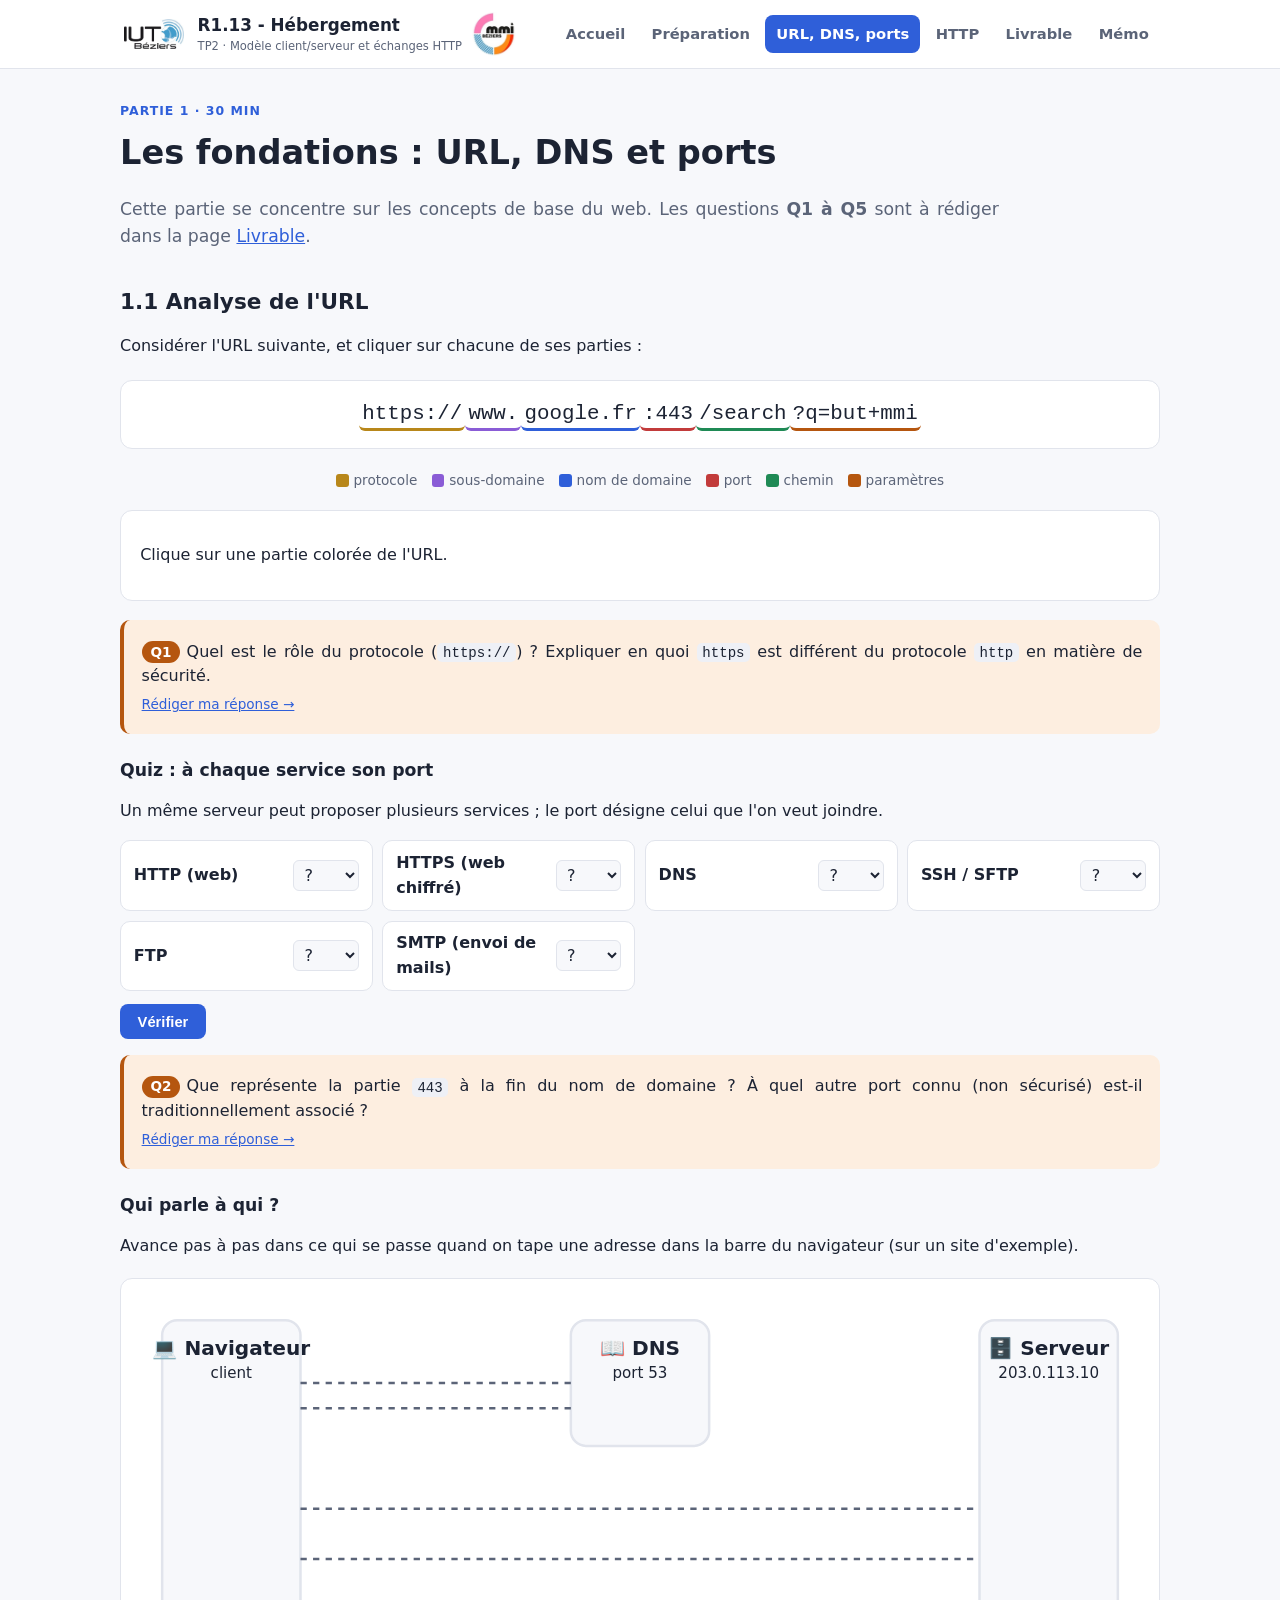
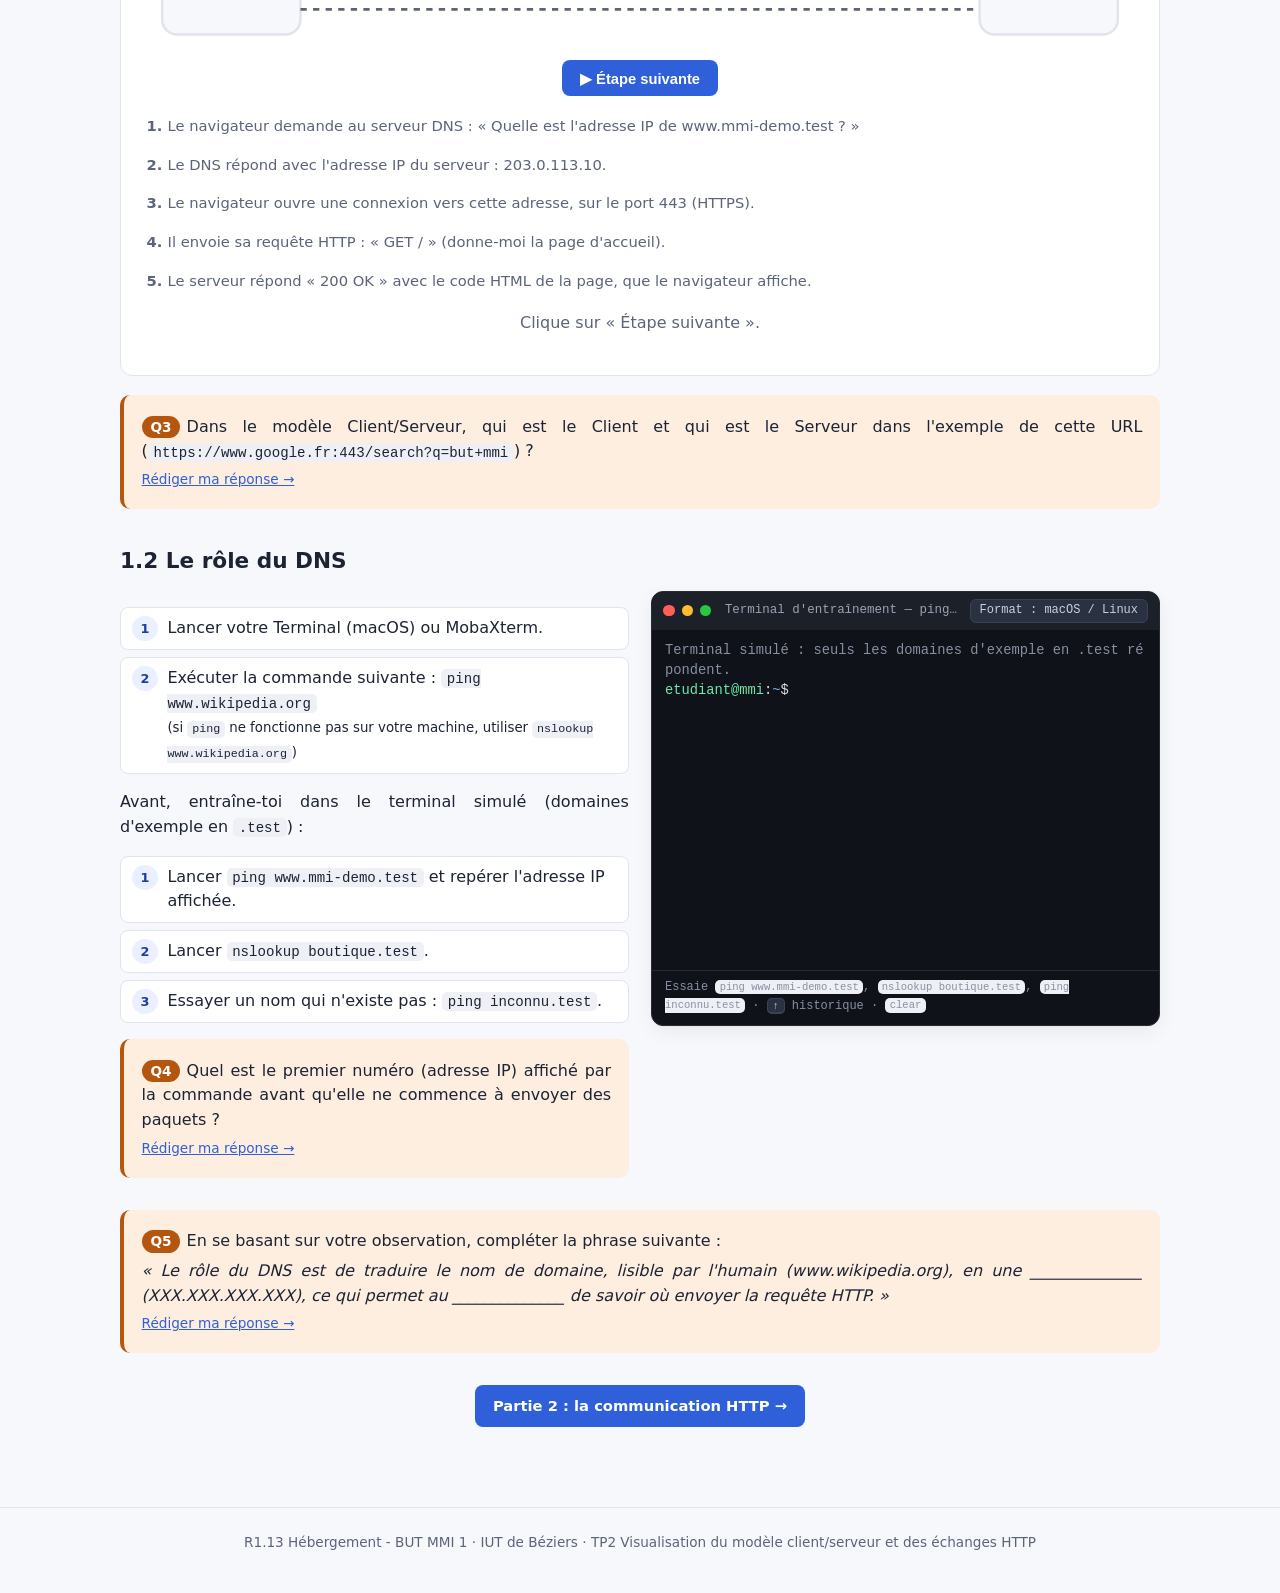
<file: partie1.html>
<!doctype html>
<html lang="fr">
  <head>
    <meta charset="UTF-8" />
    <meta name="viewport" content="width=device-width, initial-scale=1.0" />
    <title>Partie 1 : URL, DNS et ports - R1.13 TP2</title>
    <link
      rel="icon"
      href="data:image/svg+xml,%3Csvg xmlns=%27http://www.w3.org/2000/svg%27 viewBox=%270 0 100 100%27%3E%3Crect x=%276%27 y=%2730%27 width=%2734%27 height=%2740%27 rx=%276%27 fill=%27%232f5fd9%27/%3E%3Crect x=%2760%27 y=%2718%27 width=%2734%27 height=%2764%27 rx=%276%27 fill=%27%231c2333%27/%3E%3Cpath d=%27M42 42 H58 M52 36 L58 42 L52 48 M58 58 H42 M48 52 L42 58 L48 64%27 stroke=%27%23b5560f%27 stroke-width=%275%27 fill=%27none%27 stroke-linecap=%27round%27/%3E%3C/svg%3E"
    />
    <link rel="stylesheet" href="css/style.css" />
  </head>
  <body data-page="partie1">
    <a class="skip-link" href="#contenu">Aller au contenu</a>

    <header class="site-header">
      <nav class="nav-wrap">
        <a class="brand" href="index.html"
          ><img src="img/logo_iut.jpg" alt="" />
          <span
            >R1.13 - Hébergement
            <small>TP2 · Modèle client/serveur et échanges HTTP</small></span
          ><img src="img/logo_mmi.jpg" alt="" />
        </a>
        <div class="site-nav">
          <a href="index.html" data-nav="index">Accueil</a>
          <a href="preparation.html" data-nav="preparation">Préparation</a>
          <a href="partie1.html" data-nav="partie1">URL, DNS, ports</a>
          <a href="partie2.html" data-nav="partie2">HTTP</a>
          <a href="livrable.html" data-nav="livrable">Livrable</a>
          <a href="memo.html" data-nav="memo">Mémo</a>
        </div>
      </nav>
    </header>

    <main id="contenu">
      <p class="eyebrow">Partie 1 · 30 min</p>
      <h1>Les fondations : URL, DNS et ports</h1>
      <p class="lede">
        Cette partie se concentre sur les concepts de base du web. Les
        questions <strong>Q1 à Q5</strong> sont à rédiger dans la page
        <a href="livrable.html">Livrable</a>.
      </p>

      <h2>1.1 Analyse de l'URL</h2>
      <p>Considérer l'URL suivante, et cliquer sur chacune de ses parties :</p>
      <p class="url-dissect" id="url-dissect"><span class="u" data-part="proto" tabindex="0" role="button">https://</span><span class="u" data-part="sous" tabindex="0" role="button">www.</span><span class="u" data-part="domaine" tabindex="0" role="button">google.fr</span><span class="u" data-part="port" tabindex="0" role="button">:443</span><span class="u" data-part="chemin" tabindex="0" role="button">/search</span><span class="u" data-part="requete" tabindex="0" role="button">?q=but+mmi</span></p>
      <div class="url-legende">
        <span style="--c: #b8871a">protocole</span>
        <span style="--c: #8a5cd6">sous-domaine</span>
        <span style="--c: #2f5fd9">nom de domaine</span>
        <span style="--c: #c23b3b">port</span>
        <span style="--c: #1f8a55">chemin</span>
        <span style="--c: #b5560f">paramètres</span>
      </div>
      <div class="callout" id="url-explication" aria-live="polite">
        <p>Clique sur une partie colorée de l'URL.</p>
      </div>

      <div class="q-sujet">
        <p><span class="q-num">Q1</span>Quel est le rôle du protocole (<code>https://</code>) ? Expliquer en quoi <code>https</code> est différent du protocole <code>http</code> en matière de sécurité.</p>
        <p class="q-lien"><a href="livrable.html#q1">Rédiger ma réponse &rarr;</a></p>
      </div>

      <h3>Quiz : à chaque service son port</h3>
      <p>Un même serveur peut proposer plusieurs services ; le port désigne celui que l'on veut joindre.</p>
      <div class="ports" id="ports">
        <label class="port-item" data-service="http" data-port="80"><strong>HTTP (web)</strong>
          <select><option value="">?</option><option>21</option><option>22</option><option>25</option><option>53</option><option>80</option><option>443</option></select></label>
        <label class="port-item" data-service="https" data-port="443"><strong>HTTPS (web chiffré)</strong>
          <select><option value="">?</option><option>21</option><option>22</option><option>25</option><option>53</option><option>80</option><option>443</option></select></label>
        <label class="port-item" data-service="dns" data-port="53"><strong>DNS</strong>
          <select><option value="">?</option><option>21</option><option>22</option><option>25</option><option>53</option><option>80</option><option>443</option></select></label>
        <label class="port-item" data-service="ssh" data-port="22"><strong>SSH / SFTP</strong>
          <select><option value="">?</option><option>21</option><option>22</option><option>25</option><option>53</option><option>80</option><option>443</option></select></label>
        <label class="port-item" data-service="ftp" data-port="21"><strong>FTP</strong>
          <select><option value="">?</option><option>21</option><option>22</option><option>25</option><option>53</option><option>80</option><option>443</option></select></label>
        <label class="port-item" data-service="smtp" data-port="25"><strong>SMTP (envoi de mails)</strong>
          <select><option value="">?</option><option>21</option><option>22</option><option>25</option><option>53</option><option>80</option><option>443</option></select></label>
      </div>
      <p class="barre-actions" style="margin-top: 0.8rem">
        <button type="button" class="btn" id="ports-verifier">Vérifier</button>
        <span class="score" id="ports-score" aria-live="polite"></span>
      </p>

      <div class="q-sujet">
        <p><span class="q-num">Q2</span>Que représente la partie <code>443</code> à la fin du nom de domaine ? À quel autre port connu (non sécurisé) est-il traditionnellement associé ?</p>
        <p class="q-lien"><a href="livrable.html#q2">Rédiger ma réponse &rarr;</a></p>
      </div>

      <h3>Qui parle à qui ?</h3>
      <p>
        Avance pas à pas dans ce qui se passe quand on tape une adresse dans
        la barre du navigateur (sur un site d'exemple).
      </p>
      <figure class="schema">
        <svg id="seq-svg" viewBox="0 0 800 280" role="img" aria-labelledby="seq-titre">
          <title id="seq-titre">Trois acteurs : le navigateur à gauche, le serveur DNS au centre, le serveur web à droite. Le navigateur demande l'adresse IP au DNS, puis se connecte au serveur web sur le port 443, envoie une requête GET et reçoit une réponse 200 avec le HTML.</title>
          <rect id="seq-nav" class="acteur" x="20" y="20" width="110" height="250" rx="12" />
          <text x="75" y="48" text-anchor="middle" font-weight="700">💻 Navigateur</text>
          <text x="75" y="66" text-anchor="middle" font-size="12">client</text>
          <rect id="seq-dns" class="acteur" x="345" y="20" width="110" height="100" rx="12" />
          <text x="400" y="48" text-anchor="middle" font-weight="700">📖 DNS</text>
          <text x="400" y="66" text-anchor="middle" font-size="12">port 53</text>
          <rect id="seq-web" class="acteur" x="670" y="20" width="110" height="250" rx="12" />
          <text x="725" y="48" text-anchor="middle" font-weight="700">🗄️ Serveur</text>
          <text x="725" y="66" text-anchor="middle" font-size="12">203.0.113.10</text>
          <line class="fleche" x1="130" y1="70" x2="345" y2="70" />
          <line class="fleche" x1="130" y1="90" x2="345" y2="90" />
          <line class="fleche" x1="130" y1="170" x2="670" y2="170" />
          <line class="fleche" x1="130" y1="210" x2="670" y2="210" />
          <line class="fleche" x1="130" y1="250" x2="670" y2="250" />
          <circle id="seq-paquet" class="paquet" cx="130" cy="70" r="9" />
          <text id="seq-paquet-txt" class="paquet" x="130" y="58" text-anchor="middle" font-size="12" font-weight="700"></text>
        </svg>
        <div class="schema-actions">
          <button type="button" class="btn" id="seq-suivant">▶ Étape suivante</button>
        </div>
        <ol class="schema-etapes" id="seq-etapes">
          <li>Le navigateur demande au serveur DNS : « Quelle est l'adresse IP de www.mmi-demo.test ? »</li>
          <li>Le DNS répond avec l'adresse IP du serveur : 203.0.113.10.</li>
          <li>Le navigateur ouvre une connexion vers cette adresse, sur le port 443 (HTTPS).</li>
          <li>Il envoie sa requête HTTP : « GET / » (donne-moi la page d'accueil).</li>
          <li>Le serveur répond « 200 OK » avec le code HTML de la page, que le navigateur affiche.</li>
        </ol>
        <p class="schema-legende" id="seq-legende" aria-live="polite">Clique sur « Étape suivante ».</p>
      </figure>

      <div class="q-sujet">
        <p><span class="q-num">Q3</span>Dans le modèle Client/Serveur, qui est le Client et qui est le Serveur dans l'exemple de cette URL (<code>https://www.google.fr:443/search?q=but+mmi</code>) ?</p>
        <p class="q-lien"><a href="livrable.html#q3">Rédiger ma réponse &rarr;</a></p>
      </div>

      <h2>1.2 Le rôle du DNS</h2>
      <div class="atelier">
        <div>
          <ol class="actions">
            <li><span>Lancer votre Terminal (macOS) ou MobaXterm.</span></li>
            <li><span>Exécuter la commande suivante : <code>ping www.wikipedia.org</code><br /><small>(si <code>ping</code> ne fonctionne pas sur votre machine, utiliser <code>nslookup www.wikipedia.org</code>)</small></span></li>
          </ol>
          <p>
            Avant, entraîne-toi dans le terminal simulé (domaines d'exemple en
            <code>.test</code>) :
          </p>
          <ol class="actions">
            <li data-mission="dns-ping"><span>Lancer <code>ping www.mmi-demo.test</code> et repérer l'adresse IP affichée.</span></li>
            <li data-mission="dns-nslookup"><span>Lancer <code>nslookup boutique.test</code>.</span></li>
            <li data-mission="dns-inconnu"><span>Essayer un nom qui n'existe pas : <code>ping inconnu.test</code>.</span></li>
          </ol>
          <div class="q-sujet">
            <p><span class="q-num">Q4</span>Quel est le premier numéro (adresse IP) affiché par la commande avant qu'elle ne commence à envoyer des paquets ?</p>
            <p class="q-lien"><a href="livrable.html#q4">Rédiger ma réponse &rarr;</a></p>
          </div>
        </div>
        <div class="atelier-terminal">
          <div id="terminal-dns"></div>
        </div>
      </div>

      <div class="q-sujet">
        <p><span class="q-num">Q5</span>En se basant sur votre observation, compléter la phrase suivante :</p>
        <p><em>« Le rôle du DNS est de traduire le nom de domaine, lisible par l'humain (www.wikipedia.org), en une ______________ (XXX.XXX.XXX.XXX), ce qui permet au ______________ de savoir où envoyer la requête HTTP. »</em></p>
        <p class="q-lien"><a href="livrable.html#q5">Rédiger ma réponse &rarr;</a></p>
      </div>

      <p style="text-align: center; margin-top: 2rem">
        <a class="btn" href="partie2.html">Partie 2 : la communication HTTP &rarr;</a>
      </p>
    </main>

    <footer class="site-footer">
      R1.13 Hébergement - BUT MMI 1 · IUT de Béziers · TP2 Visualisation du
      modèle client/serveur et des échanges HTTP
    </footer>

    <script src="js/main.js"></script>
    <script src="js/partie1.js"></script>
  </body>
</html>
</file>
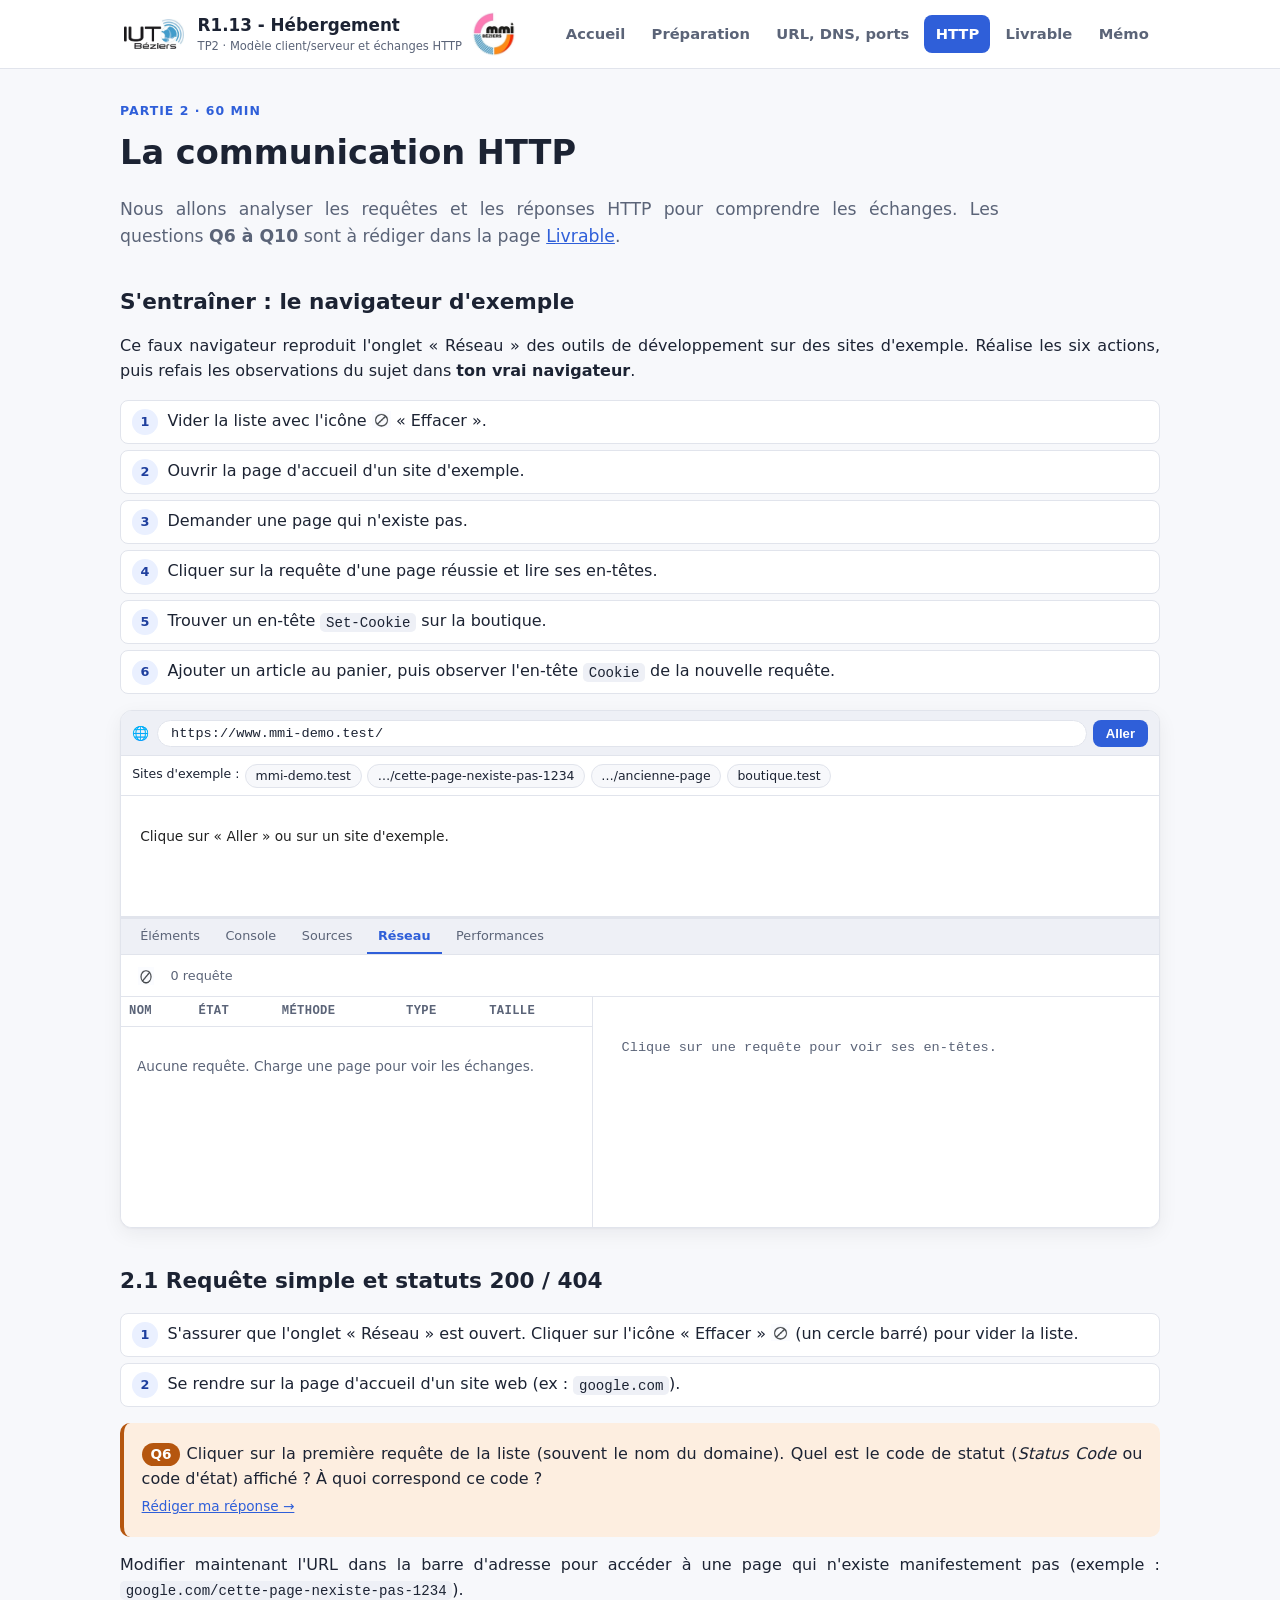
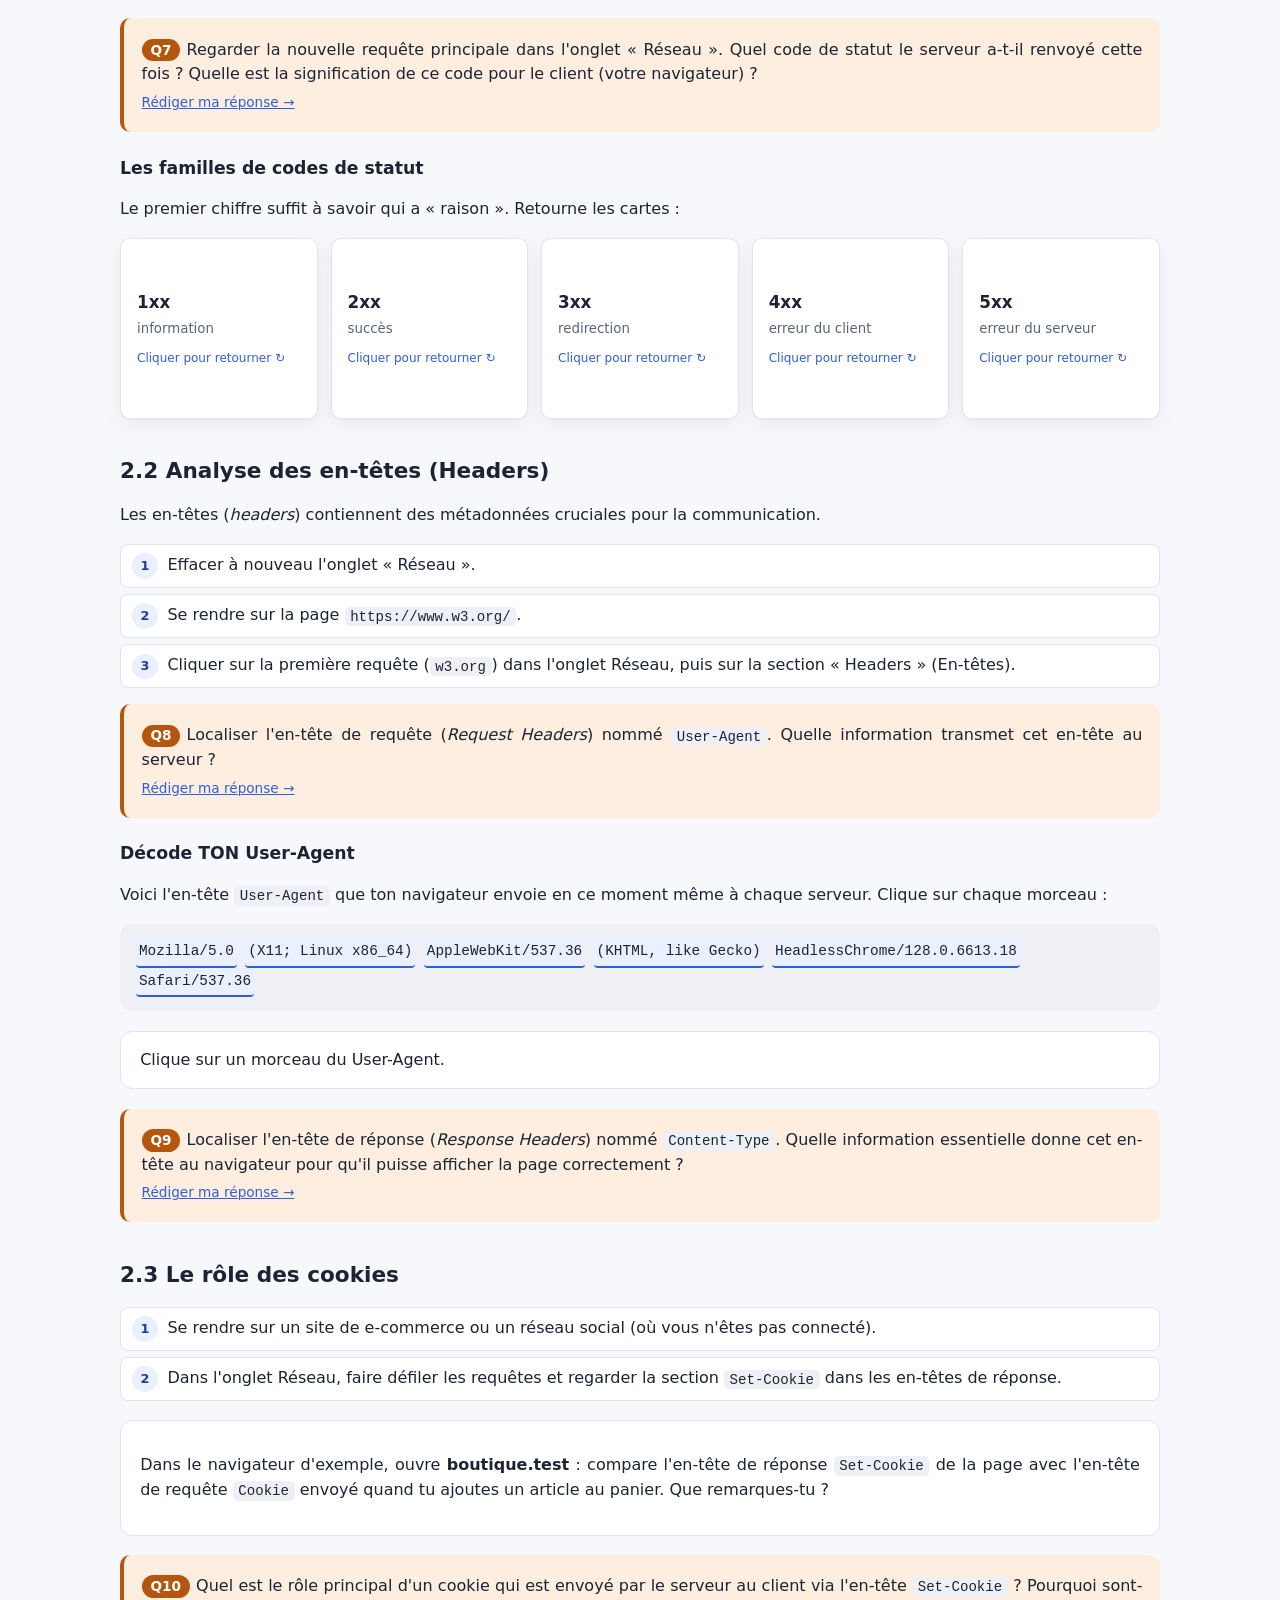
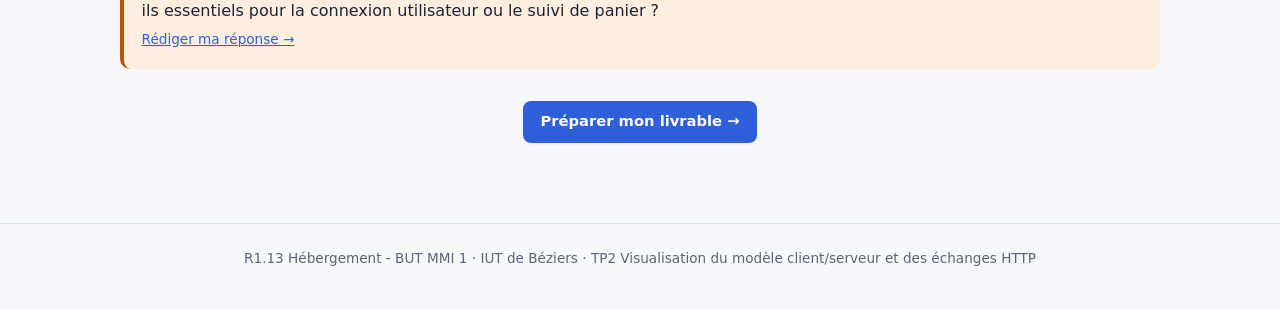
<file: partie2.html>
<!doctype html>
<html lang="fr">
  <head>
    <meta charset="UTF-8" />
    <meta name="viewport" content="width=device-width, initial-scale=1.0" />
    <title>Partie 2 : la communication HTTP - R1.13 TP2</title>
    <link
      rel="icon"
      href="data:image/svg+xml,%3Csvg xmlns=%27http://www.w3.org/2000/svg%27 viewBox=%270 0 100 100%27%3E%3Crect x=%276%27 y=%2730%27 width=%2734%27 height=%2740%27 rx=%276%27 fill=%27%232f5fd9%27/%3E%3Crect x=%2760%27 y=%2718%27 width=%2734%27 height=%2764%27 rx=%276%27 fill=%27%231c2333%27/%3E%3Cpath d=%27M42 42 H58 M52 36 L58 42 L52 48 M58 58 H42 M48 52 L42 58 L48 64%27 stroke=%27%23b5560f%27 stroke-width=%275%27 fill=%27none%27 stroke-linecap=%27round%27/%3E%3C/svg%3E"
    />
    <link rel="stylesheet" href="css/style.css" />
  </head>
  <body data-page="partie2">
    <a class="skip-link" href="#contenu">Aller au contenu</a>

    <header class="site-header">
      <nav class="nav-wrap">
        <a class="brand" href="index.html"
          ><img src="img/logo_iut.jpg" alt="" />
          <span
            >R1.13 - Hébergement
            <small>TP2 · Modèle client/serveur et échanges HTTP</small></span
          ><img src="img/logo_mmi.jpg" alt="" />
        </a>
        <div class="site-nav">
          <a href="index.html" data-nav="index">Accueil</a>
          <a href="preparation.html" data-nav="preparation">Préparation</a>
          <a href="partie1.html" data-nav="partie1">URL, DNS, ports</a>
          <a href="partie2.html" data-nav="partie2">HTTP</a>
          <a href="livrable.html" data-nav="livrable">Livrable</a>
          <a href="memo.html" data-nav="memo">Mémo</a>
        </div>
      </nav>
    </header>

    <main id="contenu">
      <p class="eyebrow">Partie 2 · 60 min</p>
      <h1>La communication HTTP</h1>
      <p class="lede">
        Nous allons analyser les requêtes et les réponses HTTP pour comprendre
        les échanges. Les questions <strong>Q6 à Q10</strong> sont à rédiger
        dans la page <a href="livrable.html">Livrable</a>.
      </p>

      <h2>S'entraîner : le navigateur d'exemple</h2>
      <p>
        Ce faux navigateur reproduit l'onglet « Réseau » des outils de
        développement sur des sites d'exemple. Réalise les six actions, puis
        refais les observations du sujet dans <strong>ton vrai
        navigateur</strong>.
      </p>
      <ol class="actions">
        <li data-mission="r-effacer"><span>Vider la liste avec l'icône <img src="img/icone_effacer.png" alt="Effacer" style="height: 1.1em; vertical-align: -0.15em" /> « Effacer ».</span></li>
        <li data-mission="r-200"><span>Ouvrir la page d'accueil d'un site d'exemple.</span></li>
        <li data-mission="r-404"><span>Demander une page qui n'existe pas.</span></li>
        <li data-mission="r-headers"><span>Cliquer sur la requête d'une page réussie et lire ses en-têtes.</span></li>
        <li data-mission="r-setcookie"><span>Trouver un en-tête <code>Set-Cookie</code> sur la boutique.</span></li>
        <li data-mission="r-cookie"><span>Ajouter un article au panier, puis observer l'en-tête <code>Cookie</code> de la nouvelle requête.</span></li>
      </ol>

      <div class="devsim" id="devsim">
        <div class="devsim-barre">
          <span aria-hidden="true">🌐</span>
          <form>
            <input type="text" value="https://www.mmi-demo.test/" spellcheck="false" aria-label="Adresse" />
            <button class="btn" type="submit">Aller</button>
          </form>
        </div>
        <div class="devsim-favoris">
          <span>Sites d'exemple :</span>
          <button type="button" data-aller="https://www.mmi-demo.test/">mmi-demo.test</button>
          <button type="button" data-aller="https://www.mmi-demo.test/cette-page-nexiste-pas-1234">…/cette-page-nexiste-pas-1234</button>
          <button type="button" data-aller="https://www.mmi-demo.test/ancienne-page">…/ancienne-page</button>
          <button type="button" data-aller="https://boutique.test/">boutique.test</button>
        </div>
        <div class="devsim-page" aria-live="polite">
          <p>Clique sur « Aller » ou sur un site d'exemple.</p>
        </div>
        <div class="devtools">
          <div class="devtools-onglets" aria-hidden="true">
            <span>Éléments</span><span>Console</span><span>Sources</span><span class="on">Réseau</span><span>Performances</span>
          </div>
          <div class="devtools-outils">
            <button type="button" class="effacer" title="Effacer"><img src="img/icone_effacer.png" alt="Effacer la liste des requêtes" /></button>
            <span data-compteur></span>
          </div>
          <div class="devtools-corps">
            <div class="devtools-liste">
              <table>
                <thead><tr><th>Nom</th><th>État</th><th>Méthode</th><th>Type</th><th>Taille</th></tr></thead>
                <tbody></tbody>
              </table>
              <p class="devtools-vide">Aucune requête. Charge une page pour voir les échanges.</p>
            </div>
            <div class="devtools-detail" aria-live="polite">
              <p class="devtools-vide">Clique sur une requête pour voir ses en-têtes.</p>
            </div>
          </div>
        </div>
      </div>

      <h2>2.1 Requête simple et statuts 200 / 404</h2>
      <ol class="actions">
        <li><span>S'assurer que l'onglet « Réseau » est ouvert. Cliquer sur l'icône « Effacer » <img src="img/icone_effacer.png" alt="" style="height: 1.1em; vertical-align: -0.15em" /> (un cercle barré) pour vider la liste.</span></li>
        <li><span>Se rendre sur la page d'accueil d'un site web (ex : <code>google.com</code>).</span></li>
      </ol>
      <div class="q-sujet">
        <p><span class="q-num">Q6</span>Cliquer sur la première requête de la liste (souvent le nom du domaine). Quel est le code de statut (<em>Status Code</em> ou code d'état) affiché ? À quoi correspond ce code ?</p>
        <p class="q-lien"><a href="livrable.html#q6">Rédiger ma réponse &rarr;</a></p>
      </div>
      <p>
        Modifier maintenant l'URL dans la barre d'adresse pour accéder à une
        page qui n'existe manifestement pas (exemple :
        <code>google.com/cette-page-nexiste-pas-1234</code>).
      </p>
      <div class="q-sujet">
        <p><span class="q-num">Q7</span>Regarder la nouvelle requête principale dans l'onglet « Réseau ». Quel code de statut le serveur a-t-il renvoyé cette fois ? Quelle est la signification de ce code pour le client (votre navigateur) ?</p>
        <p class="q-lien"><a href="livrable.html#q7">Rédiger ma réponse &rarr;</a></p>
      </div>

      <h3>Les familles de codes de statut</h3>
      <p>Le premier chiffre suffit à savoir qui a « raison ». Retourne les cartes :</p>
      <div class="flip-grid">
        <button type="button" class="flip"><span class="flip-inner">
          <span class="flip-face"><strong>1xx</strong><small>information</small></span>
          <span class="flip-face flip-back">Réponses provisoires : « continue », « je change de protocole »… Rares dans l'onglet Réseau.</span></span></button>
        <button type="button" class="flip"><span class="flip-inner">
          <span class="flip-face"><strong>2xx</strong><small>succès</small></span>
          <span class="flip-face flip-back">La requête a réussi. Le plus courant de tous les codes en fait partie.</span></span></button>
        <button type="button" class="flip"><span class="flip-inner">
          <span class="flip-face"><strong>3xx</strong><small>redirection</small></span>
          <span class="flip-face flip-back">La ressource est ailleurs : l'en-tête <code>Location</code> indique où aller (301 = déménagement définitif). Essaie « …/ancienne-page ».</span></span></button>
        <button type="button" class="flip"><span class="flip-inner">
          <span class="flip-face"><strong>4xx</strong><small>erreur du client</small></span>
          <span class="flip-face flip-back">La demande est incorrecte : ressource introuvable, accès interdit (403)… C'est la requête qui pose problème.</span></span></button>
        <button type="button" class="flip"><span class="flip-inner">
          <span class="flip-face"><strong>5xx</strong><small>erreur du serveur</small></span>
          <span class="flip-face flip-back">La demande était correcte mais le serveur a échoué (500 = erreur interne, 503 = service indisponible).</span></span></button>
      </div>

      <h2>2.2 Analyse des en-têtes (Headers)</h2>
      <p>Les en-têtes (<em>headers</em>) contiennent des métadonnées cruciales pour la communication.</p>
      <ol class="actions">
        <li><span>Effacer à nouveau l'onglet « Réseau ».</span></li>
        <li><span>Se rendre sur la page <code>https://www.w3.org/</code>.</span></li>
        <li><span>Cliquer sur la première requête (<code>w3.org</code>) dans l'onglet Réseau, puis sur la section « Headers » (En-têtes).</span></li>
      </ol>
      <div class="q-sujet">
        <p><span class="q-num">Q8</span>Localiser l'en-tête de requête (<em>Request Headers</em>) nommé <code>User-Agent</code>. Quelle information transmet cet en-tête au serveur ?</p>
        <p class="q-lien"><a href="livrable.html#q8">Rédiger ma réponse &rarr;</a></p>
      </div>

      <h3>Décode TON User-Agent</h3>
      <p>
        Voici l'en-tête <code>User-Agent</code> que ton navigateur envoie en
        ce moment même à chaque serveur. Clique sur chaque morceau :
      </p>
      <div class="ua" id="ua"></div>
      <p class="callout" id="ua-explication" aria-live="polite">Clique sur un morceau du User-Agent.</p>

      <div class="q-sujet">
        <p><span class="q-num">Q9</span>Localiser l'en-tête de réponse (<em>Response Headers</em>) nommé <code>Content-Type</code>. Quelle information essentielle donne cet en-tête au navigateur pour qu'il puisse afficher la page correctement ?</p>
        <p class="q-lien"><a href="livrable.html#q9">Rédiger ma réponse &rarr;</a></p>
      </div>

      <h2>2.3 Le rôle des cookies</h2>
      <ol class="actions">
        <li><span>Se rendre sur un site de e-commerce ou un réseau social (où vous n'êtes pas connecté).</span></li>
        <li><span>Dans l'onglet Réseau, faire défiler les requêtes et regarder la section <code>Set-Cookie</code> dans les en-têtes de réponse.</span></li>
      </ol>
      <div class="callout">
        <p>
          Dans le navigateur d'exemple, ouvre <strong>boutique.test</strong> :
          compare l'en-tête de réponse <code>Set-Cookie</code> de la page avec
          l'en-tête de requête <code>Cookie</code> envoyé quand tu ajoutes un
          article au panier. Que remarques-tu ?
        </p>
      </div>
      <div class="q-sujet">
        <p><span class="q-num">Q10</span>Quel est le rôle principal d'un cookie qui est envoyé par le serveur au client via l'en-tête <code>Set-Cookie</code> ? Pourquoi sont-ils essentiels pour la connexion utilisateur ou le suivi de panier ?</p>
        <p class="q-lien"><a href="livrable.html#q10">Rédiger ma réponse &rarr;</a></p>
      </div>

      <p style="text-align: center; margin-top: 2rem">
        <a class="btn" href="livrable.html">Préparer mon livrable &rarr;</a>
      </p>
    </main>

    <footer class="site-footer">
      R1.13 Hébergement - BUT MMI 1 · IUT de Béziers · TP2 Visualisation du
      modèle client/serveur et des échanges HTTP
    </footer>

    <script src="js/main.js"></script>
    <script src="js/partie2.js"></script>
  </body>
</html>
</file>
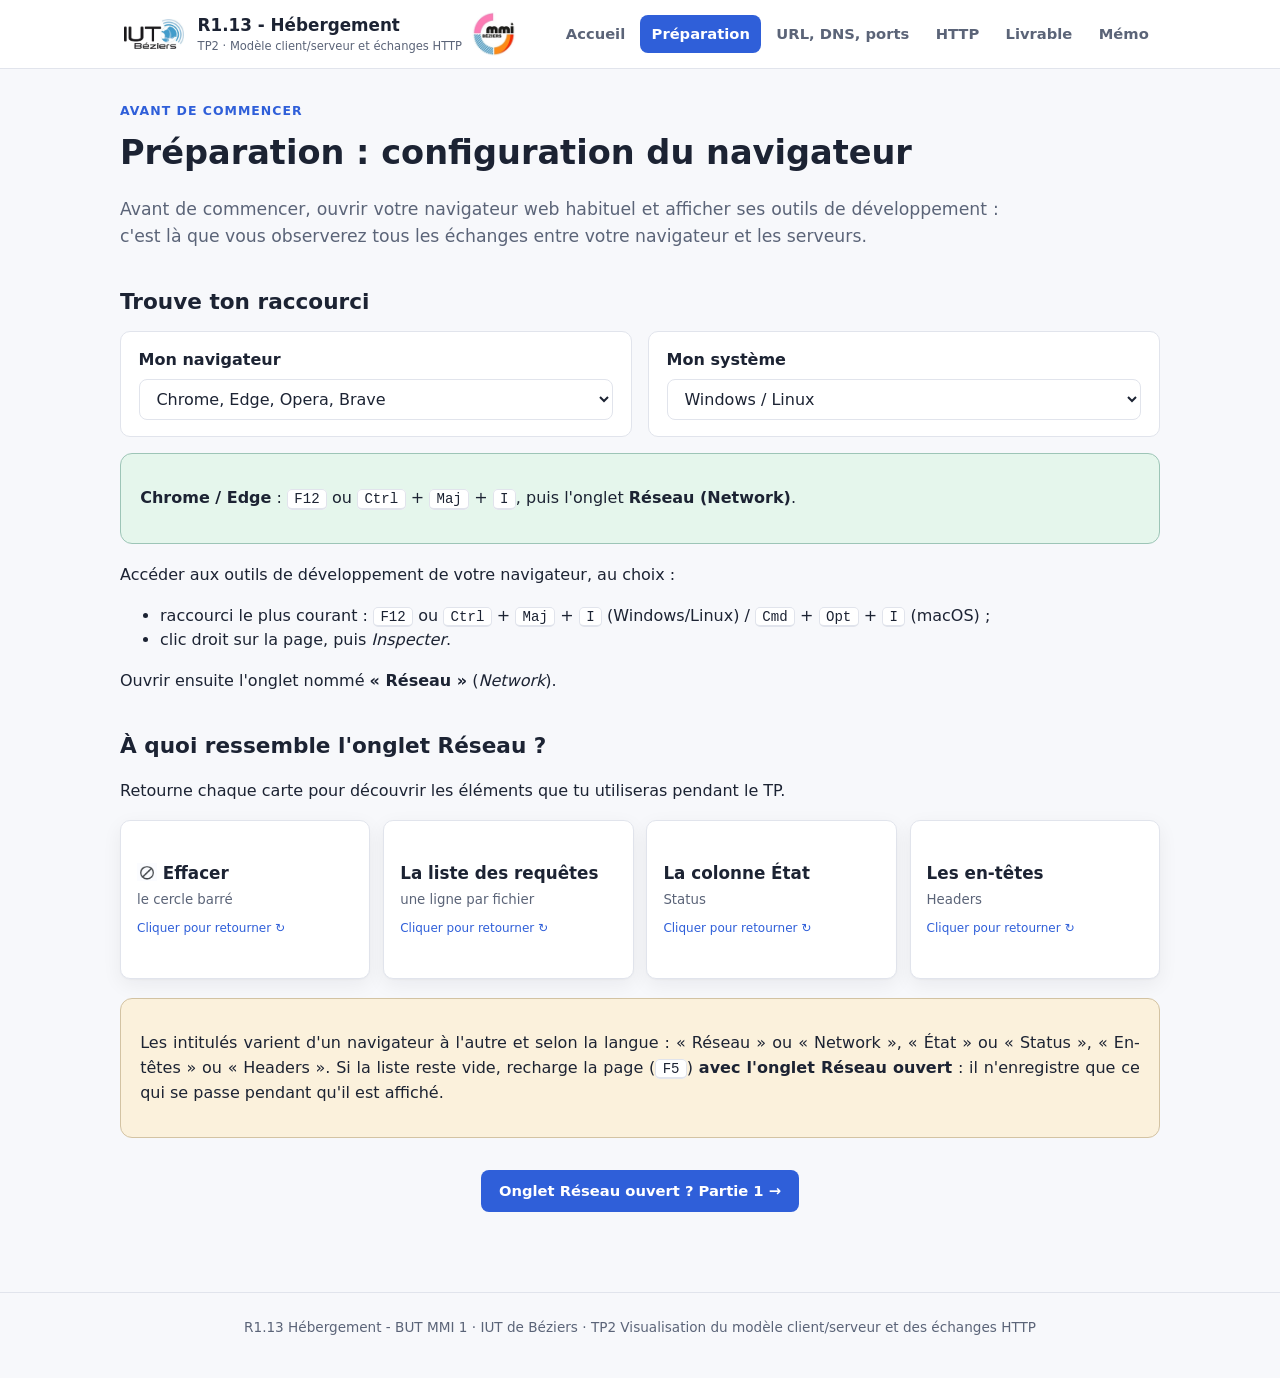
<file: preparation.html>
<!doctype html>
<html lang="fr">
  <head>
    <meta charset="UTF-8" />
    <meta name="viewport" content="width=device-width, initial-scale=1.0" />
    <title>Préparation - R1.13 TP2</title>
    <link
      rel="icon"
      href="data:image/svg+xml,%3Csvg xmlns=%27http://www.w3.org/2000/svg%27 viewBox=%270 0 100 100%27%3E%3Crect x=%276%27 y=%2730%27 width=%2734%27 height=%2740%27 rx=%276%27 fill=%27%232f5fd9%27/%3E%3Crect x=%2760%27 y=%2718%27 width=%2734%27 height=%2764%27 rx=%276%27 fill=%27%231c2333%27/%3E%3Cpath d=%27M42 42 H58 M52 36 L58 42 L52 48 M58 58 H42 M48 52 L42 58 L48 64%27 stroke=%27%23b5560f%27 stroke-width=%275%27 fill=%27none%27 stroke-linecap=%27round%27/%3E%3C/svg%3E"
    />
    <link rel="stylesheet" href="css/style.css" />
  </head>
  <body data-page="preparation">
    <a class="skip-link" href="#contenu">Aller au contenu</a>

    <header class="site-header">
      <nav class="nav-wrap">
        <a class="brand" href="index.html"
          ><img src="img/logo_iut.jpg" alt="" />
          <span
            >R1.13 - Hébergement
            <small>TP2 · Modèle client/serveur et échanges HTTP</small></span
          ><img src="img/logo_mmi.jpg" alt="" />
        </a>
        <div class="site-nav">
          <a href="index.html" data-nav="index">Accueil</a>
          <a href="preparation.html" data-nav="preparation">Préparation</a>
          <a href="partie1.html" data-nav="partie1">URL, DNS, ports</a>
          <a href="partie2.html" data-nav="partie2">HTTP</a>
          <a href="livrable.html" data-nav="livrable">Livrable</a>
          <a href="memo.html" data-nav="memo">Mémo</a>
        </div>
      </nav>
    </header>

    <main id="contenu">
      <p class="eyebrow">Avant de commencer</p>
      <h1>Préparation : configuration du navigateur</h1>
      <p class="lede">
        Avant de commencer, ouvrir votre navigateur web habituel et afficher
        ses outils de développement : c'est là que vous observerez tous les
        échanges entre votre navigateur et les serveurs.
      </p>

      <h2>Trouve ton raccourci</h2>
      <div class="grid cols-2">
        <div class="reponse" style="margin: 0">
          <label for="prep-nav">Mon navigateur</label>
          <select id="prep-nav" class="filtre" style="max-width: none; border-radius: 8px">
            <option value="chromium">Chrome, Edge, Opera, Brave</option>
            <option value="firefox">Firefox</option>
            <option value="safari">Safari</option>
          </select>
        </div>
        <div class="reponse" style="margin: 0">
          <label for="prep-os">Mon système</label>
          <select id="prep-os" class="filtre" style="max-width: none; border-radius: 8px">
            <option value="win">Windows / Linux</option>
            <option value="mac">macOS</option>
          </select>
        </div>
      </div>
      <div class="callout ok" id="prep-resultat" aria-live="polite" style="margin-top: 1rem"></div>

      <p>
        Accéder aux outils de développement de votre navigateur, au choix :
      </p>
      <ul>
        <li>raccourci le plus courant : <kbd>F12</kbd> ou <kbd>Ctrl</kbd> + <kbd>Maj</kbd> + <kbd>I</kbd> (Windows/Linux) / <kbd>Cmd</kbd> + <kbd>Opt</kbd> + <kbd>I</kbd> (macOS) ;</li>
        <li>clic droit sur la page, puis <em>Inspecter</em>.</li>
      </ul>
      <p>Ouvrir ensuite l'onglet nommé <strong>« Réseau »</strong> (<em>Network</em>).</p>

      <h2>À quoi ressemble l'onglet Réseau ?</h2>
      <p>Retourne chaque carte pour découvrir les éléments que tu utiliseras pendant le TP.</p>
      <div class="flip-grid">
        <button type="button" class="flip">
          <span class="flip-inner">
            <span class="flip-face"><strong><img src="img/icone_effacer.png" alt="" style="height: 1.1em; vertical-align: -0.15em" /> Effacer</strong><small>le cercle barré</small></span>
            <span class="flip-face flip-back">Vide la liste des requêtes. À utiliser avant chaque observation pour n'avoir que les requêtes de la page qui t'intéresse.</span>
          </span>
        </button>
        <button type="button" class="flip">
          <span class="flip-inner">
            <span class="flip-face"><strong>La liste des requêtes</strong><small>une ligne par fichier</small></span>
            <span class="flip-face flip-back">Chaque ligne est une requête envoyée par le navigateur : la page HTML, puis ses CSS, images, scripts… La première est en général la page elle-même.</span>
          </span>
        </button>
        <button type="button" class="flip">
          <span class="flip-inner">
            <span class="flip-face"><strong>La colonne État</strong><small>Status</small></span>
            <span class="flip-face flip-back">Le code de statut renvoyé par le serveur pour chaque requête (un nombre à trois chiffres).</span>
          </span>
        </button>
        <button type="button" class="flip">
          <span class="flip-inner">
            <span class="flip-face"><strong>Les en-têtes</strong><small>Headers</small></span>
            <span class="flip-face flip-back">En cliquant sur une requête, on voit ses en-têtes : ceux de la requête (envoyés par le navigateur) et ceux de la réponse (envoyés par le serveur).</span>
          </span>
        </button>
      </div>

      <div class="callout warn">
        <p>
          Les intitulés varient d'un navigateur à l'autre et selon la langue :
          « Réseau » ou « Network », « État » ou « Status », « En-têtes » ou
          « Headers ». Si la liste reste vide, recharge la page
          (<kbd>F5</kbd>) <strong>avec l'onglet Réseau ouvert</strong> : il
          n'enregistre que ce qui se passe pendant qu'il est affiché.
        </p>
      </div>

      <p style="text-align: center; margin-top: 2rem">
        <a class="btn" href="partie1.html">Onglet Réseau ouvert ? Partie 1 &rarr;</a>
      </p>

      <script>
        (function () {
          var nav = document.getElementById('prep-nav');
          var os = document.getElementById('prep-os');
          var res = document.getElementById('prep-resultat');
          function maj() {
            var mac = os.value === 'mac';
            var r;
            if (nav.value === 'safari') {
              r = mac
                ? '<p><strong>Safari</strong> : activer d\'abord <em>Réglages &gt; Avancés &gt; Afficher les fonctionnalités pour les développeurs web</em>, puis <kbd>Cmd</kbd> + <kbd>Opt</kbd> + <kbd>I</kbd>. L\'onglet s\'appelle <strong>Réseau</strong>.</p>'
                : '<p>Safari n\'existe plus sous Windows : utilise Chrome, Edge ou Firefox.</p>';
            } else {
              var nom = nav.value === 'firefox' ? 'Firefox' : 'Chrome / Edge';
              r = '<p><strong>' + nom + '</strong> : ' + (mac
                ? '<kbd>Cmd</kbd> + <kbd>Opt</kbd> + <kbd>I</kbd>'
                : '<kbd>F12</kbd> ou <kbd>Ctrl</kbd> + <kbd>Maj</kbd> + <kbd>I</kbd>') +
                ', puis l\'onglet <strong>' + (nav.value === 'firefox' ? 'Réseau' : 'Réseau (Network)') + '</strong>.' +
                (nav.value === 'firefox' ? ' Raccourci direct vers l\'onglet Réseau : ' + (mac ? '<kbd>Cmd</kbd> + <kbd>Opt</kbd> + <kbd>E</kbd>' : '<kbd>Ctrl</kbd> + <kbd>Maj</kbd> + <kbd>E</kbd>') + '.' : '') + '</p>';
            }
            res.innerHTML = r;
          }
          nav.addEventListener('change', maj);
          os.addEventListener('change', maj);
          if (/Mac/.test(navigator.platform)) os.value = 'mac';
          if (/Firefox\//.test(navigator.userAgent)) nav.value = 'firefox';
          else if (/Safari\//.test(navigator.userAgent) && !/Chrome|Chromium|Edg\//.test(navigator.userAgent)) nav.value = 'safari';
          maj();
        })();
      </script>
    </main>

    <footer class="site-footer">
      R1.13 Hébergement - BUT MMI 1 · IUT de Béziers · TP2 Visualisation du
      modèle client/serveur et des échanges HTTP
    </footer>

    <script src="js/main.js"></script>
  </body>
</html>
</file>
<file: css/style.css>
/* ============================================================
   R1.13 - TP2 Modèle client/serveur et échanges HTTP
   Feuille de style partagée par toutes les pages
   ============================================================ */

:root {
  --bg: #f7f8fb;
  --bg-alt: #ffffff;
  --text: #1c2333;
  --text-muted: #5b6478;
  --border: #e1e4ec;
  --primary: #2f5fd9;
  --primary-dark: #1f3f9e;
  --primary-bg: #eaf0ff;
  --accent-a: #2f7fd9;
  --accent-a-bg: #e7f1ff;
  --accent-b: #b5560f;
  --accent-b-bg: #fdeee0;
  --ok: #1f8a55;
  --ok-bg: #e5f6ec;
  --warn: #b8871a;
  --warn-bg: #fbf1dc;
  --danger: #c23b3b;
  --danger-bg: #fbe8e8;
  --code-bg: #eef0f6;
  --shadow: 0 1px 2px rgba(20, 25, 40, 0.04), 0 6px 20px rgba(20, 25, 40, 0.06);
  --radius: 12px;
  font-size: 16px;
}

@media (prefers-color-scheme: dark) {
  :root {
    --bg: #12141c;
    --bg-alt: #1a1d29;
    --text: #e7e9f2;
    --text-muted: #a2a8bd;
    --border: #2a2e3d;
    --primary: #6f93ef;
    --primary-dark: #a9c0f7;
    --primary-bg: #1c2740;
    --accent-a: #6fa8ef;
    --accent-a-bg: #17263d;
    --accent-b: #e0955a;
    --accent-b-bg: #3a2716;
    --ok: #55c98a;
    --ok-bg: #113524;
    --warn: #e3b955;
    --warn-bg: #3a2f10;
    --danger: #e37272;
    --danger-bg: #3a1a1a;
    --code-bg: #20232f;
    --shadow: 0 1px 2px rgba(0, 0, 0, 0.3), 0 6px 20px rgba(0, 0, 0, 0.35);
  }
}

* {
  box-sizing: border-box;
}

html,
body {
  margin: 0;
  padding: 0;
  background: var(--bg);
  color: var(--text);
  font-family:
    "Segoe UI",
    system-ui,
    -apple-system,
    Roboto,
    Helvetica,
    Arial,
    sans-serif;
  line-height: 1.55;
}

a {
  color: var(--primary);
}
a:hover {
  color: var(--primary-dark);
}

img,
svg {
  max-width: 100%;
}

.skip-link {
  position: absolute;
  left: -999px;
  top: 0;
  background: var(--primary);
  color: #fff;
  padding: 0.5em 1em;
  z-index: 100;
}
.skip-link:focus {
  left: 0.5em;
  top: 0.5em;
}

/* ---------- Layout ---------- */

.site-header {
  position: sticky;
  top: 0;
  z-index: 20;
  background: var(--bg-alt);
  border-bottom: 1px solid var(--border);
}

.nav-wrap {
  max-width: 1080px;
  margin: 0 auto;
  padding: 0.75rem 1.25rem;
  display: flex;
  align-items: center;
  gap: 1.5rem;
  flex-wrap: wrap;
}

.brand {
  font-weight: 700;
  font-size: 1.05rem;
  color: var(--text);
  text-decoration: none;
  white-space: nowrap;
}
.brand small {
  display: block;
  font-weight: 400;
  font-size: 0.72rem;
  color: var(--text-muted);
}

.site-nav {
  display: flex;
  flex-wrap: wrap;
  gap: 0.25rem;
  margin-left: auto;
}

.site-nav a {
  text-decoration: none;
  color: var(--text-muted);
  padding: 0.45rem 0.7rem;
  border-radius: 8px;
  font-size: 0.92rem;
  font-weight: 600;
}
.site-nav a:hover {
  background: var(--primary-bg);
  color: var(--primary-dark);
}
.site-nav a.active {
  background: var(--primary);
  color: #fff;
}

main {
  max-width: 1080px;
  margin: 0 auto;
  padding: 2rem 1.25rem 4rem;
}

.site-footer {
  border-top: 1px solid var(--border);
  color: var(--text-muted);
  font-size: 0.85rem;
  text-align: center;
  padding: 1.5rem 1rem 2.5rem;
}

/* ---------- Typography blocks ---------- */

.eyebrow {
  text-transform: uppercase;
  letter-spacing: 0.08em;
  font-size: 0.78rem;
  font-weight: 700;
  color: var(--primary);
  margin: 0 0 0.4rem;
}

h1 {
  font-size: clamp(1.6rem, 3vw, 2.1rem);
  margin: 0 0 0.5rem;
}
h2 {
  font-size: 1.35rem;
  margin: 2.2rem 0 0.8rem;
}
h3 {
  font-size: 1.08rem;
  margin: 1.4rem 0 0.5rem;
}

.lede {
  font-size: 1.08rem;
  color: var(--text-muted);
  max-width: 80ch;
}

/* Texte courant justifie. Les paragraphes n'ayant pas tous la meme longueur
   de ligne, le bord droit en dents de scie donnait l'impression d'un texte
   coupe au hasard. La cesure automatique (<html lang="fr">) evite les
   espaces beantes que la justification produit sinon en francais. */
main p,
main .scenario-body li {
  text-align: justify;
  hyphens: auto;
}

/* Sous cette largeur, les lignes sont trop courtes : justifier y creuserait
   des rivieres blanches au milieu du texte. */
@media (max-width: 700px) {
  main p,
  main .scenario-body li {
    text-align: left;
    hyphens: manual;
  }
}

.pill {
  display: inline-block;
  padding: 0.2rem 0.65rem;
  border-radius: 999px;
  font-size: 0.78rem;
  font-weight: 700;
  background: var(--primary-bg);
  color: var(--primary-dark);
}

code,
pre,
kbd {
  font-family: ui-monospace, SFMono-Regular, Menlo, Consolas, monospace;
  font-size: 0.88em;
}
code {
  background: var(--code-bg);
  padding: 0.12em 0.4em;
  border-radius: 5px;
}
pre {
  background: var(--code-bg);
  padding: 0.9rem 1rem;
  border-radius: var(--radius);
  overflow-x: auto;
}
pre code {
  background: none;
  padding: 0;
}
kbd {
  background: var(--bg-alt);
  border: 1px solid var(--border);
  border-bottom-width: 2px;
  border-radius: 5px;
  padding: 0.05em 0.45em;
}

/* ---------- Cards / grid ---------- */

.card {
  background: var(--bg-alt);
  border: 1px solid var(--border);
  border-radius: var(--radius);
  box-shadow: var(--shadow);
  padding: 1.25rem 1.4rem;
}

.grid {
  display: grid;
  gap: 1rem;
}
.grid.cols-2 {
  grid-template-columns: repeat(auto-fit, minmax(260px, 1fr));
}
.grid.cols-3 {
  grid-template-columns: repeat(auto-fit, minmax(200px, 1fr));
}

.timeline {
  list-style: none;
  margin: 0;
  padding: 0;
  display: grid;
  gap: 0.6rem;
}
.timeline li {
  padding: 0.65rem 0.9rem;
  background: var(--bg-alt);
  border: 1px solid var(--border);
  border-radius: 10px;
}

/* ---------- Scenario cards ---------- */

.scenario-toolbar {
  display: flex;
  flex-wrap: wrap;
  gap: 0.75rem;
  align-items: center;
  margin-bottom: 1.5rem;
  padding: 0.9rem 1.1rem;
  background: var(--bg-alt);
  border: 1px solid var(--border);
  border-radius: var(--radius);
  position: sticky;
  top: 3.6rem;
  z-index: 10;
}

.progress-text {
  color: var(--text-muted);
  font-size: 0.88rem;
  margin-left: auto;
}

.scenario {
  margin-bottom: 1.4rem;
  border-radius: var(--radius);
  overflow: hidden;
}

.scenario-head {
  display: flex;
  align-items: center;
  gap: 0.9rem;
  padding: 1.1rem 1.3rem;
  cursor: pointer;
  background: var(--bg-alt);
  border: 1px solid var(--border);
  border-radius: var(--radius);
}
.scenario-head:hover {
  border-color: var(--primary);
}
.scenario.open .scenario-head {
  border-bottom-left-radius: 0;
  border-bottom-right-radius: 0;
}

.scenario-check {
  width: 1.15rem;
  height: 1.15rem;
  accent-color: var(--ok);
  flex: none;
}

.scenario-num {
  flex: none;
  width: 2.1rem;
  height: 2.1rem;
  border-radius: 50%;
  background: var(--primary-bg);
  color: var(--primary-dark);
  display: flex;
  align-items: center;
  justify-content: center;
  font-weight: 700;
}
.scenario.done .scenario-num {
  background: var(--ok-bg);
  color: var(--ok);
}

.scenario-head h3 {
  margin: 0;
  font-size: 1.05rem;
  flex: 1;
}
.scenario-meta {
  font-size: 0.82rem;
  color: var(--text-muted);
  white-space: nowrap;
}
.scenario-caret {
  transition: transform 0.15s ease;
  color: var(--text-muted);
}
.scenario.open .scenario-caret {
  transform: rotate(90deg);
}

.scenario-body {
  display: none;
  border: 1px solid var(--border);
  border-top: none;
  border-bottom-left-radius: var(--radius);
  border-bottom-right-radius: var(--radius);
  padding: 1.3rem;
  background: var(--bg);
}
.scenario.open .scenario-body {
  display: block;
}

.info-block {
  margin-top: 1rem;
}
.info-block h4 {
  margin: 0 0 0.4rem;
  font-size: 0.88rem;
  text-transform: uppercase;
  letter-spacing: 0.04em;
  color: var(--text-muted);
}
.info-block ul {
  margin: 0;
  padding-left: 1.2rem;
}
.info-block li {
  margin-bottom: 0.35rem;
}

.pieges-block {
  background: var(--warn-bg);
  border: 1px solid color-mix(in srgb, var(--warn) 35%, var(--border));
  border-radius: 10px;
  padding: 0.9rem 1.1rem;
}
.pieges-block h4 {
  color: var(--warn);
}
.interdit-block {
  background: var(--danger-bg);
  border: 1px solid color-mix(in srgb, var(--danger) 35%, var(--border));
  border-radius: 10px;
  padding: 0.9rem 1.1rem;
  margin-bottom: 1.1rem;
}
.interdit-block h4 {
  color: var(--danger);
}
.verif-block {
  background: var(--ok-bg);
  border: 1px solid color-mix(in srgb, var(--ok) 35%, var(--border));
  border-radius: 10px;
  padding: 0.9rem 1.1rem;
}
.verif-block h4 {
  color: var(--ok);
}

.commandes-block code {
  display: inline-block;
  margin: 0.15rem 0.3rem 0.15rem 0;
}

/* ---------- Captures d'écran des étapes ---------- */

.etape-figure {
  margin: 0.5rem 0 0.9rem;
}
.etape-figure img {
  display: block;
  max-width: 100%;
  height: auto;
  border: 1px solid var(--border);
  border-radius: 8px;
  background: var(--bg-alt);
}

/* ---------- Bouton d'aide + fenêtre modale ---------- */

.popup-btn {
  border: 1px solid var(--primary);
  background: var(--primary-bg);
  color: var(--primary-dark);
  border-radius: 999px;
  padding: 0.1rem 0.7rem;
  font: inherit;
  font-size: 0.82rem;
  font-weight: 600;
  cursor: pointer;
  white-space: nowrap;
}
.popup-btn:hover {
  background: var(--primary);
  color: #fff;
}

/* Lien externe posé dans une étape (formulaire d'inscription, dépôt...).
   Même gabarit que le bouton de pop-up, mais plein, pour qu'on comprenne
   qu'il fait quitter la page. */
.etape-lien {
  display: inline-block;
  border: 1px solid var(--primary);
  background: var(--primary);
  color: #fff;
  border-radius: 999px;
  padding: 0.1rem 0.7rem;
  font-size: 0.82rem;
  font-weight: 600;
  text-decoration: none;
}
.etape-lien:hover {
  background: var(--primary-dark);
  border-color: var(--primary-dark);
  color: #fff;
}
.etape-lien::after {
  content: ' \2197';
  font-weight: 400;
}

.modal-overlay {
  position: fixed;
  inset: 0;
  z-index: 50;
  display: flex;
  align-items: center;
  justify-content: center;
  padding: 1.5rem;
  background: rgba(12, 15, 25, 0.55);
}
.modal-overlay[hidden] {
  display: none;
}
.modal {
  position: relative;
  width: min(680px, 100%);
  max-height: 85vh;
  overflow-y: auto;
  padding: 1.6rem 1.8rem;
  background: var(--bg-alt);
  border: 1px solid var(--border);
  border-radius: var(--radius);
  box-shadow: var(--shadow);
}
.modal h3 {
  margin: 0 0 0.8rem;
  padding-right: 2rem;
}
.modal h4 {
  margin: 1.2rem 0 0.4rem;
}
.modal ul {
  padding-left: 1.2rem;
}
.modal li {
  margin-bottom: 0.4rem;
}
.modal-close {
  position: absolute;
  top: 0.7rem;
  right: 0.9rem;
  border: 0;
  background: none;
  color: var(--text-muted);
  font-size: 1.6rem;
  line-height: 1;
  cursor: pointer;
}
.modal-close:hover {
  color: var(--text);
}

.popup-table {
  width: 100%;
  margin: 0.8rem 0;
  border-collapse: collapse;
  font-size: 0.9rem;
}
.popup-table th,
.popup-table td {
  border: 1px solid var(--border);
  padding: 0.5rem 0.7rem;
  text-align: left;
  vertical-align: top;
  font-size: inherit;
  text-transform: none;
  letter-spacing: normal;
}
.popup-table thead th {
  background: var(--primary-bg);
  color: var(--primary-dark);
}
.popup-table tbody th {
  background: var(--bg);
  color: var(--text);
  font-weight: 600;
}

/* ---------- Tables (memo) ---------- */

table {
  width: 100%;
  border-collapse: collapse;
  margin: 1rem 0;
}
th,
td {
  text-align: left;
  padding: 0.55rem 0.7rem;
  border-bottom: 1px solid var(--border);
  vertical-align: top;
}
th {
  color: var(--text-muted);
  font-size: 0.82rem;
  text-transform: uppercase;
  letter-spacing: 0.03em;
}

/* ---------- Misc ---------- */

.callout {
  border-radius: var(--radius);
  padding: 1rem 1.2rem;
  border: 1px solid var(--border);
  background: var(--bg-alt);
  margin: 1.2rem 0;
}
.callout.warn {
  background: var(--warn-bg);
  border-color: color-mix(in srgb, var(--warn) 35%, var(--border));
}
.callout.ok {
  background: var(--ok-bg);
  border-color: color-mix(in srgb, var(--ok) 35%, var(--border));
}
.callout.danger {
  background: var(--danger-bg);
  border-color: color-mix(in srgb, var(--danger) 35%, var(--border));
}
.callout h3,
.callout h4 {
  margin-top: 0;
}

.btn {
  display: inline-block;
  background: var(--primary);
  color: #fff;
  text-decoration: none;
  padding: 0.6rem 1.1rem;
  border-radius: 8px;
  font-weight: 700;
  font-size: 0.92rem;
  border: none;
  cursor: pointer;
}
.btn:hover {
  background: var(--primary-dark);
  color: #fff;
}
.btn.secondary {
  background: var(--bg-alt);
  color: var(--text);
  border: 1px solid var(--border);
}

/* L'image porte deja son propre fond : un cadre autour ferait doublon. */
.diagram {
  margin: 1.5rem 0;
}

/* 'display: grid' l'emporterait sinon sur le 'display: none' que le
   navigateur associe a l'attribut hidden. */
.grid[hidden] {
  display: none;
}
.diagram img {
  display: block;
  width: 100%;
  max-width: 720px;
  height: auto;
  margin: 0 auto;
  border: 1px solid var(--border);
  border-radius: var(--radius);
}

footer a {
  color: inherit;
}

/* ============================================================
   Ajouts propres au TP web-mmi2
   ============================================================ */

.brand {
  display: flex;
  align-items: center;
  gap: 0.6rem;
}
.brand img {
  height: 34px;
  width: auto;
  border-radius: 6px;
  background: #fff;
  padding: 2px 4px;
}
/* Le logo MMI est carre : a hauteur egale il paraitrait plus petit que
   celui de l'IUT, tout en largeur. */
.brand img[src$='logo_mmi.jpg'] {
  height: 44px;
  padding: 0;
  border-radius: 50%;
}
@media (max-width: 480px) {
  .brand {
    white-space: normal;
    gap: 0.45rem;
  }
  .brand img {
    height: 28px;
  }
  .brand img[src$='logo_mmi.jpg'] {
    height: 36px;
  }
}

/* ---------- Barre de progression globale ---------- */

.progress {
  height: 10px;
  border-radius: 999px;
  background: var(--border);
  overflow: hidden;
  flex: 1;
  min-width: 120px;
}
.progress > span {
  display: block;
  height: 100%;
  width: 0;
  background: linear-gradient(90deg, var(--primary), var(--ok));
  transition: width 0.4s ease;
}

/* ---------- Questions a reponse verifiee ---------- */

.question {
  margin: 1.1rem 0;
  padding: 1rem 1.1rem;
  background: var(--bg-alt);
  border: 1px solid var(--border);
  border-left: 4px solid var(--primary);
  border-radius: 10px;
}
.question > .q-titre {
  margin: 0 0 0.5rem;
  font-weight: 700;
  color: var(--primary-dark);
}
.question form {
  display: flex;
  flex-wrap: wrap;
  gap: 0.5rem;
  align-items: center;
}
.question input[type='text'] {
  font: inherit;
  padding: 0.4rem 0.7rem;
  border: 1px solid var(--border);
  border-radius: 8px;
  background: var(--bg);
  color: var(--text);
  flex: 1;
  min-width: 14rem;
}
.feedback {
  margin: 0.6rem 0 0;
  font-size: 0.92rem;
  font-weight: 600;
}
.feedback.ok {
  color: var(--ok);
}
.feedback.ko {
  color: var(--danger);
}
.question.reussie {
  border-left-color: var(--ok);
}

details.indice {
  margin-top: 0.6rem;
  font-size: 0.92rem;
}
details.indice summary {
  cursor: pointer;
  color: var(--warn);
  font-weight: 600;
}

/* ---------- Cartes a retourner ---------- */

.flip-grid {
  display: grid;
  grid-template-columns: repeat(auto-fit, minmax(190px, 1fr));
  gap: 0.8rem;
  margin: 1rem 0;
}
.flip {
  display: block;
  width: 100%;
  perspective: 900px;
  border: 0;
  padding: 0;
  background: none;
  font: inherit;
  color: inherit;
  cursor: pointer;
  text-align: left;
}
/* Les deux faces sont empilees dans la meme cellule de grille : la carte
   prend la hauteur de la face la plus longue, sans hauteur fixe qui
   couperait un texte long. Les <span> (seuls autorises dans un <button>)
   doivent etre passes en bloc, sinon ils n'ont ni largeur ni hauteur. */
.flip-inner {
  display: grid;
  height: 100%;
  min-height: 150px;
  transition: transform 0.5s ease;
  transform-style: preserve-3d;
}
.flip.retournee .flip-inner {
  transform: rotateY(180deg);
}
.flip-face {
  grid-area: 1 / 1;
  padding: 1rem;
  border-radius: 10px;
  border: 1px solid var(--border);
  background: var(--bg-alt);
  box-shadow: var(--shadow);
  backface-visibility: hidden;
  -webkit-backface-visibility: hidden;
  display: flex;
  flex-direction: column;
  justify-content: center;
  gap: 0.3rem;
  line-height: 1.45;
}
.flip:hover .flip-face,
.flip:focus-visible .flip-face {
  border-color: var(--primary);
}
.flip-face:not(.flip-back)::after {
  content: 'Cliquer pour retourner \21BB';
  margin-top: 0.4rem;
  font-size: 0.75rem;
  color: var(--primary);
}
.flip-face:not(.flip-back) strong {
  font-size: 1.05rem;
}
.flip-face small {
  color: var(--text-muted);
}
.flip-back {
  transform: rotateY(180deg);
  background: var(--primary-bg);
  font-size: 0.9rem;
  /* Texte courant avec du <code> et du gras : en flex, chaque morceau
     deviendrait un bloc a part et passerait a la ligne. */
  display: block;
  align-content: center;
}

/* ---------- Etapes (accordeons) ---------- */

.etape-body > *:first-child {
  margin-top: 0;
}

.mission-list {
  list-style: none;
  padding: 0;
  margin: 0.5rem 0 0;
  display: grid;
  gap: 0.35rem;
}
.mission-list li {
  display: flex;
  gap: 0.5rem;
  align-items: baseline;
}
.mission-list li::before {
  content: '\25CB';
  color: var(--text-muted);
}
.mission-list li.faite {
  color: var(--ok);
}
.mission-list li.faite::before {
  content: '\2714';
  color: var(--ok);
}

/* ---------- QCM ---------- */

.qcm fieldset {
  border: 1px solid var(--border);
  border-radius: 10px;
  background: var(--bg-alt);
  margin: 0 0 0.9rem;
  padding: 0.9rem 1.1rem;
}
.qcm legend {
  font-weight: 700;
  padding: 0 0.4rem;
}
.qcm label {
  display: block;
  padding: 0.3rem 0.4rem;
  border-radius: 6px;
  cursor: pointer;
}
.qcm label:hover {
  background: var(--bg);
}
.qcm label.bonne {
  background: var(--ok-bg);
  color: var(--ok);
  font-weight: 600;
}
.qcm label.mauvaise {
  background: var(--danger-bg);
  color: var(--danger);
}
.qcm .explication {
  margin: 0.5rem 0 0;
  font-size: 0.9rem;
  color: var(--text-muted);
}
.score {
  font-size: 1.15rem;
  font-weight: 700;
}

/* ---------- Checklist d'objectifs ---------- */

.objectifs-check {
  list-style: none;
  padding: 0;
  display: grid;
  gap: 0.5rem;
}
.objectifs-check label {
  display: flex;
  gap: 0.7rem;
  align-items: flex-start;
  padding: 0.7rem 0.9rem;
  background: var(--bg-alt);
  border: 1px solid var(--border);
  border-radius: 10px;
  cursor: pointer;
}
.objectifs-check input {
  width: 1.15rem;
  height: 1.15rem;
  accent-color: var(--ok);
  margin-top: 0.2rem;
  flex: none;
}
.objectifs-check input:checked + span {
  color: var(--ok);
}

.bravo {
  text-align: center;
  font-size: 1.1rem;
}
.bravo[hidden] {
  display: none;
}

details.callout summary {
  cursor: pointer;
}
details.callout[open] summary {
  margin-bottom: 0.5rem;
}
a.desactive {
  opacity: 0.6;
}

/* ============================================================
   Ajouts propres au TP1 Système de fichiers
   ============================================================ */

/* ---------- Terminal simule ---------- */

.terminal {
  --t-bg: #0f1218;
  --t-fg: #d7dde8;
  background: var(--t-bg);
  color: var(--t-fg);
  border-radius: var(--radius);
  box-shadow: var(--shadow);
  overflow: hidden;
  font-family: ui-monospace, SFMono-Regular, Menlo, Consolas, monospace;
  font-size: 0.86rem;
  border: 1px solid #262b36;
}
.terminal-barre {
  display: flex;
  align-items: center;
  gap: 0.45rem;
  padding: 0.45rem 0.7rem;
  background: #1b2029;
  color: #9aa3b5;
  font-size: 0.78rem;
}
.terminal-barre .pastille {
  width: 0.7rem;
  height: 0.7rem;
  border-radius: 50%;
  background: #ff5f57;
}
.terminal-barre .pastille:nth-child(2) {
  background: #febc2e;
}
.terminal-barre .pastille:nth-child(3) {
  background: #28c840;
}
.terminal-barre .titre {
  margin-left: 0.4rem;
  flex: 1;
  overflow: hidden;
  text-overflow: ellipsis;
  white-space: nowrap;
}
.terminal-barre button {
  font: inherit;
  font-size: 0.75rem;
  color: #c9d1e0;
  background: #2a3140;
  border: 1px solid #3a4253;
  border-radius: 6px;
  padding: 0.1rem 0.55rem;
  cursor: pointer;
}
.terminal-barre button:hover {
  background: #3a4253;
}
.terminal-ecran {
  height: 340px;
  overflow-y: auto;
  padding: 0.7rem 0.8rem;
  cursor: text;
  line-height: 1.45;
}
.terminal-ecran .ligne {
  white-space: pre-wrap;
  word-break: break-all;
  min-height: 1.2em;
}
.terminal .t-prompt-user {
  color: #6ee7a8;
}
.terminal .t-prompt-path {
  color: #7cb7ff;
}
.terminal .t-dir {
  color: #7cb7ff;
  font-weight: 700;
}
.terminal .t-err {
  color: #ff8f8f;
}
.terminal .t-aide {
  color: #f5c96b;
}
.terminal .t-ok {
  color: #6ee7a8;
}
.terminal .t-dim {
  color: #8790a3;
}
.terminal-saisie {
  display: flex;
  align-items: baseline;
  gap: 0.5ch;
}
.terminal-saisie input {
  flex: 1;
  min-width: 4ch;
  background: transparent;
  border: 0;
  outline: 0;
  color: var(--t-fg);
  font: inherit;
  caret-color: #6ee7a8;
  padding: 0;
}
.terminal-aide {
  padding: 0.45rem 0.8rem 0.6rem;
  border-top: 1px solid #262b36;
  color: #8790a3;
  font-size: 0.75rem;
}
.terminal-aide kbd {
  background: #2a3140;
  border-color: #3a4253;
  color: #c9d1e0;
}

/* Page Manipulation : consignes a gauche, terminal colle a droite. Sur
   petit ecran, le terminal passe au-dessus des consignes. */
.atelier {
  display: grid;
  grid-template-columns: minmax(0, 1fr) minmax(0, 1fr);
  gap: 1.4rem;
  align-items: start;
}
.atelier-terminal {
  position: sticky;
  top: 4.6rem;
}
@media (max-width: 900px) {
  .atelier {
    grid-template-columns: minmax(0, 1fr);
  }
  .atelier-terminal {
    position: static;
    order: -1;
  }
  .terminal-ecran {
    height: 260px;
  }
}

/* Actions du sujet, cochees automatiquement par le terminal. */
ol.actions {
  padding-left: 0;
  list-style: none;
  counter-reset: action;
  display: grid;
  gap: 0.4rem;
}
ol.actions > li {
  counter-increment: action;
  display: flex;
  gap: 0.6rem;
  align-items: baseline;
  padding: 0.5rem 0.7rem;
  background: var(--bg-alt);
  border: 1px solid var(--border);
  border-radius: 8px;
}
ol.actions > li::before {
  content: counter(action);
  flex: none;
  width: 1.6rem;
  height: 1.6rem;
  border-radius: 50%;
  display: inline-flex;
  align-items: center;
  justify-content: center;
  font-size: 0.8rem;
  font-weight: 700;
  background: var(--primary-bg);
  color: var(--primary-dark);
}
ol.actions > li.faite {
  border-color: color-mix(in srgb, var(--ok) 45%, var(--border));
  background: var(--ok-bg);
}
ol.actions > li.faite::before {
  content: '\2714';
  background: var(--ok);
  color: #fff;
}

/* Question du sujet (Q1 a Q9), a rediger dans la page Livrable. */
.q-sujet {
  margin: 1rem 0;
  padding: 0.9rem 1.1rem;
  border-left: 4px solid var(--accent-b);
  background: var(--accent-b-bg);
  border-radius: 10px;
}
.q-sujet .q-num {
  display: inline-block;
  margin-right: 0.4rem;
  padding: 0.05rem 0.55rem;
  border-radius: 999px;
  background: var(--accent-b);
  color: #fff;
  font-weight: 700;
  font-size: 0.85rem;
}
.q-sujet p {
  margin: 0.3rem 0;
}
.q-sujet .q-lien {
  font-size: 0.85rem;
}

/* ---------- Livrable ---------- */

.reponse {
  margin: 0 0 1rem;
  padding: 1rem 1.1rem;
  background: var(--bg-alt);
  border: 1px solid var(--border);
  border-radius: 10px;
}
.reponse label {
  display: block;
  font-weight: 700;
  margin-bottom: 0.4rem;
}
.reponse .rappel {
  margin: 0 0 0.5rem;
  color: var(--text-muted);
  font-size: 0.92rem;
}
.reponse textarea {
  width: 100%;
  min-height: 4.5rem;
  font: inherit;
  padding: 0.5rem 0.7rem;
  border: 1px solid var(--border);
  border-radius: 8px;
  background: var(--bg);
  color: var(--text);
  resize: vertical;
}
.reponse.remplie {
  border-left: 4px solid var(--ok);
}
.barre-actions {
  display: flex;
  flex-wrap: wrap;
  gap: 0.6rem;
  align-items: center;
}

/* ---------- Memo : filtre et copie ---------- */

.filtre {
  font: inherit;
  width: 100%;
  max-width: 420px;
  padding: 0.55rem 0.8rem;
  border: 1px solid var(--border);
  border-radius: 999px;
  background: var(--bg-alt);
  color: var(--text);
}
.table-scroll {
  overflow-x: auto;
}
.copier {
  font: inherit;
  font-size: 0.75rem;
  border: 1px solid var(--border);
  background: var(--bg);
  color: var(--text-muted);
  border-radius: 6px;
  padding: 0.05rem 0.4rem;
  margin-left: 0.3rem;
  cursor: pointer;
  vertical-align: middle;
}
.copier:hover {
  color: var(--primary);
  border-color: var(--primary);
}
tr[hidden] {
  display: none;
}

details.callout summary {
  cursor: pointer;
}
details.callout[open] summary {
  margin-bottom: 0.5rem;
}

/* ---------- Livrable : identite et captures ---------- */

.identite .reponse {
  margin: 0;
}
.reponse input[type='text'] {
  width: 100%;
  font: inherit;
  padding: 0.5rem 0.7rem;
  border: 1px solid var(--border);
  border-radius: 8px;
  background: var(--bg);
  color: var(--text);
}
.capture {
  background: var(--bg-alt);
  border: 1px solid var(--border);
  border-radius: var(--radius);
  padding: 1rem 1.1rem;
  display: flex;
  flex-direction: column;
  gap: 0.6rem;
}
.capture h3 {
  margin: 0;
}
.capture .rappel {
  margin: 0;
  color: var(--text-muted);
  font-size: 0.9rem;
}
.capture.ok {
  border-color: color-mix(in srgb, var(--ok) 45%, var(--border));
}
.depot {
  position: relative;
  display: flex;
  align-items: center;
  justify-content: center;
  min-height: 150px;
  border: 2px dashed var(--border);
  border-radius: 10px;
  background: var(--bg);
  cursor: pointer;
  text-align: center;
  padding: 0.6rem;
  overflow: hidden;
}
.depot:hover,
.depot.survol,
.depot:focus-within {
  border-color: var(--primary);
  background: var(--primary-bg);
}
.depot input[type='file'] {
  position: absolute;
  inset: 0;
  opacity: 0;
  cursor: pointer;
}
.depot-apercu {
  max-width: 100%;
  max-height: 260px;
  border-radius: 6px;
}
.depot-apercu:not([hidden]) + .depot-texte,
.depot.rempli .depot-texte {
  display: none;
}
.capture-pied {
  display: flex;
  align-items: center;
  gap: 0.6rem;
  font-size: 0.88rem;
}
.capture-etat {
  flex: 1;
  color: var(--text-muted);
}
.capture.ok .capture-etat {
  color: var(--ok);
  font-weight: 600;
}
.capture.erreur .capture-etat {
  color: var(--danger);
  font-weight: 600;
}

.reponse input[readonly] {
  background: var(--code-bg);
  color: var(--text-muted);
  cursor: not-allowed;
}
.identite-verrou {
  margin: 0.8rem 0 0;
  padding: 0.6rem 0.9rem;
  border-radius: 8px;
  background: var(--warn-bg);
  border: 1px solid color-mix(in srgb, var(--warn) 35%, var(--border));
  font-size: 0.92rem;
}

/* Reponses non selectionnables (voir js/livrable.js) : meme si une
   selection apparait un instant, elle reste invisible. */
.reponse textarea::selection {
  background: transparent;
}

/* ---------- Schema client / serveur anime ---------- */

.schema {
  background: var(--bg-alt);
  border: 1px solid var(--border);
  border-radius: var(--radius);
  padding: 1rem;
  margin: 1.2rem 0;
}
.schema svg {
  display: block;
  width: 100%;
  height: auto;
}
.schema-actions {
  display: flex;
  flex-wrap: wrap;
  gap: 0.5rem;
  justify-content: center;
  margin-top: 0.8rem;
}
.schema-legende {
  min-height: 3em;
  margin: 0.8rem 0 0;
  text-align: center;
  color: var(--text-muted);
}
.schema text {
  fill: var(--text);
  font-family: inherit;
}
.schema .boite {
  fill: var(--bg);
  stroke: var(--border);
  stroke-width: 2;
}
.schema .service {
  stroke-width: 2;
  transition: opacity 0.3s;
}
.schema .service.ftp {
  fill: var(--accent-b-bg);
  stroke: var(--accent-b);
}
.schema .service.http {
  fill: var(--accent-a-bg);
  stroke: var(--accent-a);
}
.schema .lien {
  stroke: var(--border);
  stroke-width: 3;
  stroke-dasharray: 6 6;
}
.schema .paquet {
  opacity: 0;
}
.schema .actif {
  filter: drop-shadow(0 0 6px currentColor);
}
.btn.ftp {
  background: var(--accent-b);
}
.btn.http {
  background: var(--accent-a);
}
.btn.ftp:hover,
.btn.http:hover {
  filter: brightness(0.9);
}

/* ---------- Decoupage d'URL ---------- */

.url-dissect {
  font-family: ui-monospace, SFMono-Regular, Menlo, Consolas, monospace;
  font-size: clamp(0.95rem, 2.4vw, 1.3rem);
  background: var(--bg-alt);
  border: 1px solid var(--border);
  border-radius: var(--radius);
  padding: 1.1rem 1rem;
  text-align: center;
  word-break: break-all;
}
.url-dissect span {
  border-radius: 6px;
  padding: 0.1em 0.15em;
  cursor: pointer;
  transition: background-color 0.15s, color 0.15s;
}
.url-dissect span.on,
.url-dissect span:hover {
  color: #fff;
}
.url-dissect .u-proto.on,
.url-dissect .u-proto:hover {
  background: var(--warn);
}
.url-dissect .u-hote.on,
.url-dissect .u-hote:hover {
  background: var(--primary);
}
.url-dissect .u-chemin.on,
.url-dissect .u-chemin:hover {
  background: var(--ok);
}
.url-explication {
  min-height: 4.5em;
  margin-top: 0.8rem;
}

/* ============================================================
   Ajouts propres au TP2 Client / serveur et HTTP
   ============================================================ */

/* ---------- URL decoupee en six parties ---------- */

.url-dissect .u {
  --c: var(--primary);
}
.url-dissect .u[data-part='proto'] { --c: #b8871a; }
.url-dissect .u[data-part='sous'] { --c: #8a5cd6; }
.url-dissect .u[data-part='domaine'] { --c: #2f5fd9; }
.url-dissect .u[data-part='port'] { --c: #c23b3b; }
.url-dissect .u[data-part='chemin'] { --c: #1f8a55; }
.url-dissect .u[data-part='requete'] { --c: #b5560f; }
.url-dissect .u {
  border-bottom: 3px solid var(--c);
}
.url-dissect .u.on,
.url-dissect .u:hover,
.url-dissect .u:focus-visible {
  background: var(--c);
  color: #fff;
  outline: none;
}
.url-legende {
  display: flex;
  flex-wrap: wrap;
  gap: 0.4rem 0.9rem;
  justify-content: center;
  margin-top: 0.6rem;
  font-size: 0.85rem;
  color: var(--text-muted);
}
.url-legende span::before {
  content: '';
  display: inline-block;
  width: 0.8rem;
  height: 0.8rem;
  border-radius: 3px;
  margin-right: 0.3rem;
  vertical-align: -0.1rem;
  background: var(--c);
}

/* ---------- Quiz des ports ---------- */

.ports {
  display: grid;
  grid-template-columns: repeat(auto-fit, minmax(230px, 1fr));
  gap: 0.6rem;
}
.port-item {
  display: flex;
  align-items: center;
  gap: 0.6rem;
  padding: 0.6rem 0.8rem;
  background: var(--bg-alt);
  border: 1px solid var(--border);
  border-radius: 10px;
}
.port-item strong {
  flex: 1;
}
.port-item select {
  font: inherit;
  padding: 0.25rem 0.4rem;
  border-radius: 6px;
  border: 1px solid var(--border);
  background: var(--bg);
  color: var(--text);
}
.port-item.ok {
  border-color: var(--ok);
  background: var(--ok-bg);
}
.port-item.ko {
  border-color: var(--danger);
  background: var(--danger-bg);
}

/* Etapes du schema anime */
.schema .etape-num {
  font-weight: 700;
}
.schema .acteur {
  fill: var(--bg);
  stroke: var(--border);
  stroke-width: 2;
}
.schema .acteur.actif {
  stroke: var(--primary);
  stroke-width: 3;
}
.schema .fleche {
  stroke: var(--text-muted);
  stroke-width: 2;
  stroke-dasharray: 5 5;
  fill: none;
}
.schema-etapes {
  list-style: none;
  padding: 0;
  margin: 0.8rem 0 0;
  display: grid;
  gap: 0.3rem;
  counter-reset: et;
}
.schema-etapes li {
  counter-increment: et;
  padding: 0.35rem 0.6rem;
  border-radius: 8px;
  color: var(--text-muted);
  font-size: 0.92rem;
}
.schema-etapes li::before {
  content: counter(et) '. ';
  font-weight: 700;
}
.schema-etapes li.on {
  background: var(--primary-bg);
  color: var(--text);
}
.schema-etapes li.passe {
  color: var(--text);
}

/* ---------- Faux navigateur + outils de developpement ---------- */

.devsim {
  border: 1px solid var(--border);
  border-radius: var(--radius);
  overflow: hidden;
  box-shadow: var(--shadow);
  background: var(--bg-alt);
  font-size: 0.86rem;
}
.devsim-barre {
  display: flex;
  gap: 0.5rem;
  align-items: center;
  padding: 0.55rem 0.7rem;
  background: var(--code-bg);
  border-bottom: 1px solid var(--border);
}
.devsim-barre form {
  display: flex;
  flex: 1;
  gap: 0.4rem;
  min-width: 0;
}
.devsim-barre input {
  flex: 1;
  min-width: 0;
  font-family: ui-monospace, SFMono-Regular, Menlo, Consolas, monospace;
  font-size: 0.85rem;
  padding: 0.3rem 0.8rem;
  border: 1px solid var(--border);
  border-radius: 999px;
  background: var(--bg-alt);
  color: var(--text);
}
.devsim-barre .btn {
  padding: 0.3rem 0.8rem;
  font-size: 0.82rem;
}
.devsim-favoris {
  display: flex;
  flex-wrap: wrap;
  gap: 0.35rem;
  padding: 0.45rem 0.7rem;
  border-bottom: 1px solid var(--border);
  font-size: 0.78rem;
}
.devsim-favoris button {
  font: inherit;
  border: 1px solid var(--border);
  border-radius: 999px;
  background: var(--bg);
  color: var(--text);
  padding: 0.1rem 0.6rem;
  cursor: pointer;
}
.devsim-favoris button:hover {
  border-color: var(--primary);
}
.devsim-page {
  min-height: 120px;
  padding: 1rem 1.2rem;
  background: #fff;
  color: #222;
  font-family: system-ui, sans-serif;
}
.devsim-page h1 {
  font-size: 1.3rem;
  margin: 0 0 0.4rem;
}
.devsim-page .erreur {
  color: #b42318;
}
.devsim-page button {
  font: inherit;
  padding: 0.35rem 0.8rem;
  border-radius: 6px;
  border: 0;
  background: #b5560f;
  color: #fff;
  cursor: pointer;
}
.devtools {
  border-top: 3px solid var(--border);
  background: var(--bg-alt);
}
.devtools-onglets {
  display: flex;
  gap: 0.2rem;
  padding: 0 0.5rem;
  border-bottom: 1px solid var(--border);
  background: var(--code-bg);
  font-size: 0.8rem;
  overflow-x: auto;
}
.devtools-onglets span {
  padding: 0.4rem 0.7rem;
  color: var(--text-muted);
  white-space: nowrap;
}
.devtools-onglets span.on {
  color: var(--primary);
  border-bottom: 2px solid var(--primary);
  font-weight: 600;
}
.devtools-outils {
  display: flex;
  align-items: center;
  gap: 0.6rem;
  padding: 0.35rem 0.6rem;
  border-bottom: 1px solid var(--border);
  font-size: 0.8rem;
  color: var(--text-muted);
}
.devtools-outils .effacer {
  display: inline-flex;
  align-items: center;
  justify-content: center;
  width: 1.9rem;
  height: 1.9rem;
  border: 1px solid transparent;
  border-radius: 6px;
  background: none;
  cursor: pointer;
}
.devtools-outils .effacer:hover,
.devtools-outils .effacer:focus-visible {
  border-color: var(--primary);
  background: var(--primary-bg);
}
.devtools-outils .effacer img {
  width: 18px;
  height: 18px;
}
.devtools-corps {
  display: grid;
  grid-template-columns: minmax(0, 1fr) minmax(0, 1.2fr);
  min-height: 230px;
}
@media (max-width: 760px) {
  .devtools-corps {
    grid-template-columns: minmax(0, 1fr);
  }
}
.devtools-liste {
  overflow-x: auto;
  border-right: 1px solid var(--border);
}
.devtools-liste table {
  margin: 0;
  font-family: ui-monospace, SFMono-Regular, Menlo, Consolas, monospace;
  font-size: 0.78rem;
}
.devtools-liste th,
.devtools-liste td {
  padding: 0.3rem 0.5rem;
  white-space: nowrap;
  font-size: 0.76rem;
}
.devtools-liste tbody tr {
  cursor: pointer;
}
.devtools-liste tbody tr:hover {
  background: var(--primary-bg);
}
.devtools-liste tbody tr.on {
  background: var(--primary);
  color: #fff;
}
.devtools-liste tr.e4 td.etat,
.devtools-liste tr.e5 td.etat {
  color: var(--danger);
  font-weight: 700;
}
.devtools-liste tr.on td.etat {
  color: #fff;
}
.devtools-vide {
  padding: 1rem;
  color: var(--text-muted);
  font-size: 0.85rem;
}
.devtools-detail {
  padding: 0.6rem 0.8rem;
  font-family: ui-monospace, SFMono-Regular, Menlo, Consolas, monospace;
  font-size: 0.76rem;
  overflow-x: auto;
}
.devtools-detail details {
  margin-bottom: 0.5rem;
}
.devtools-detail summary {
  cursor: pointer;
  font-weight: 700;
  font-family: system-ui, sans-serif;
  font-size: 0.82rem;
  padding: 0.2rem 0;
}
.devtools-detail dl {
  display: grid;
  grid-template-columns: max-content minmax(0, 1fr);
  gap: 0.15rem 0.8rem;
  margin: 0.3rem 0 0 0.6rem;
}
.devtools-detail dt {
  color: var(--accent-a);
  font-weight: 600;
}
.devtools-detail dd {
  margin: 0;
  word-break: break-all;
}
.devtools-detail .hl dt,
.devtools-detail .hl dd {
  background: var(--warn-bg);
}

/* ---------- Decodeur de User-Agent ---------- */

.ua {
  font-family: ui-monospace, SFMono-Regular, Menlo, Consolas, monospace;
  font-size: 0.9rem;
  background: var(--code-bg);
  border-radius: var(--radius);
  padding: 0.9rem 1rem;
  word-break: break-all;
  line-height: 1.9;
}
.ua button {
  font: inherit;
  color: inherit;
  border: 0;
  border-bottom: 2px solid var(--primary);
  background: var(--primary-bg);
  border-radius: 4px;
  padding: 0 0.2em;
  cursor: pointer;
}
.ua button.on {
  background: var(--primary);
  color: #fff;
}

/* ---------- Bareme du livrable ---------- */

.bareme td.pts,
.bareme th.pts {
  text-align: right;
  white-space: nowrap;
  font-weight: 700;
}
.bareme tfoot td {
  font-weight: 700;
  border-top: 2px solid var(--border);
}
/* Points affiches a cote de l'intitule par le CSS seul : ils ne font pas
   partie du texte repris comme titre de la question dans le PDF. */
.reponse label[data-pts]::after,
.capture h3[data-pts]::after {
  content: attr(data-pts);
  margin-left: 0.6rem;
  padding: 0.05rem 0.55rem;
  border-radius: 999px;
  background: var(--accent-b-bg);
  color: var(--accent-b);
  font-size: 0.78rem;
  font-weight: 700;
  white-space: nowrap;
}
</file>
